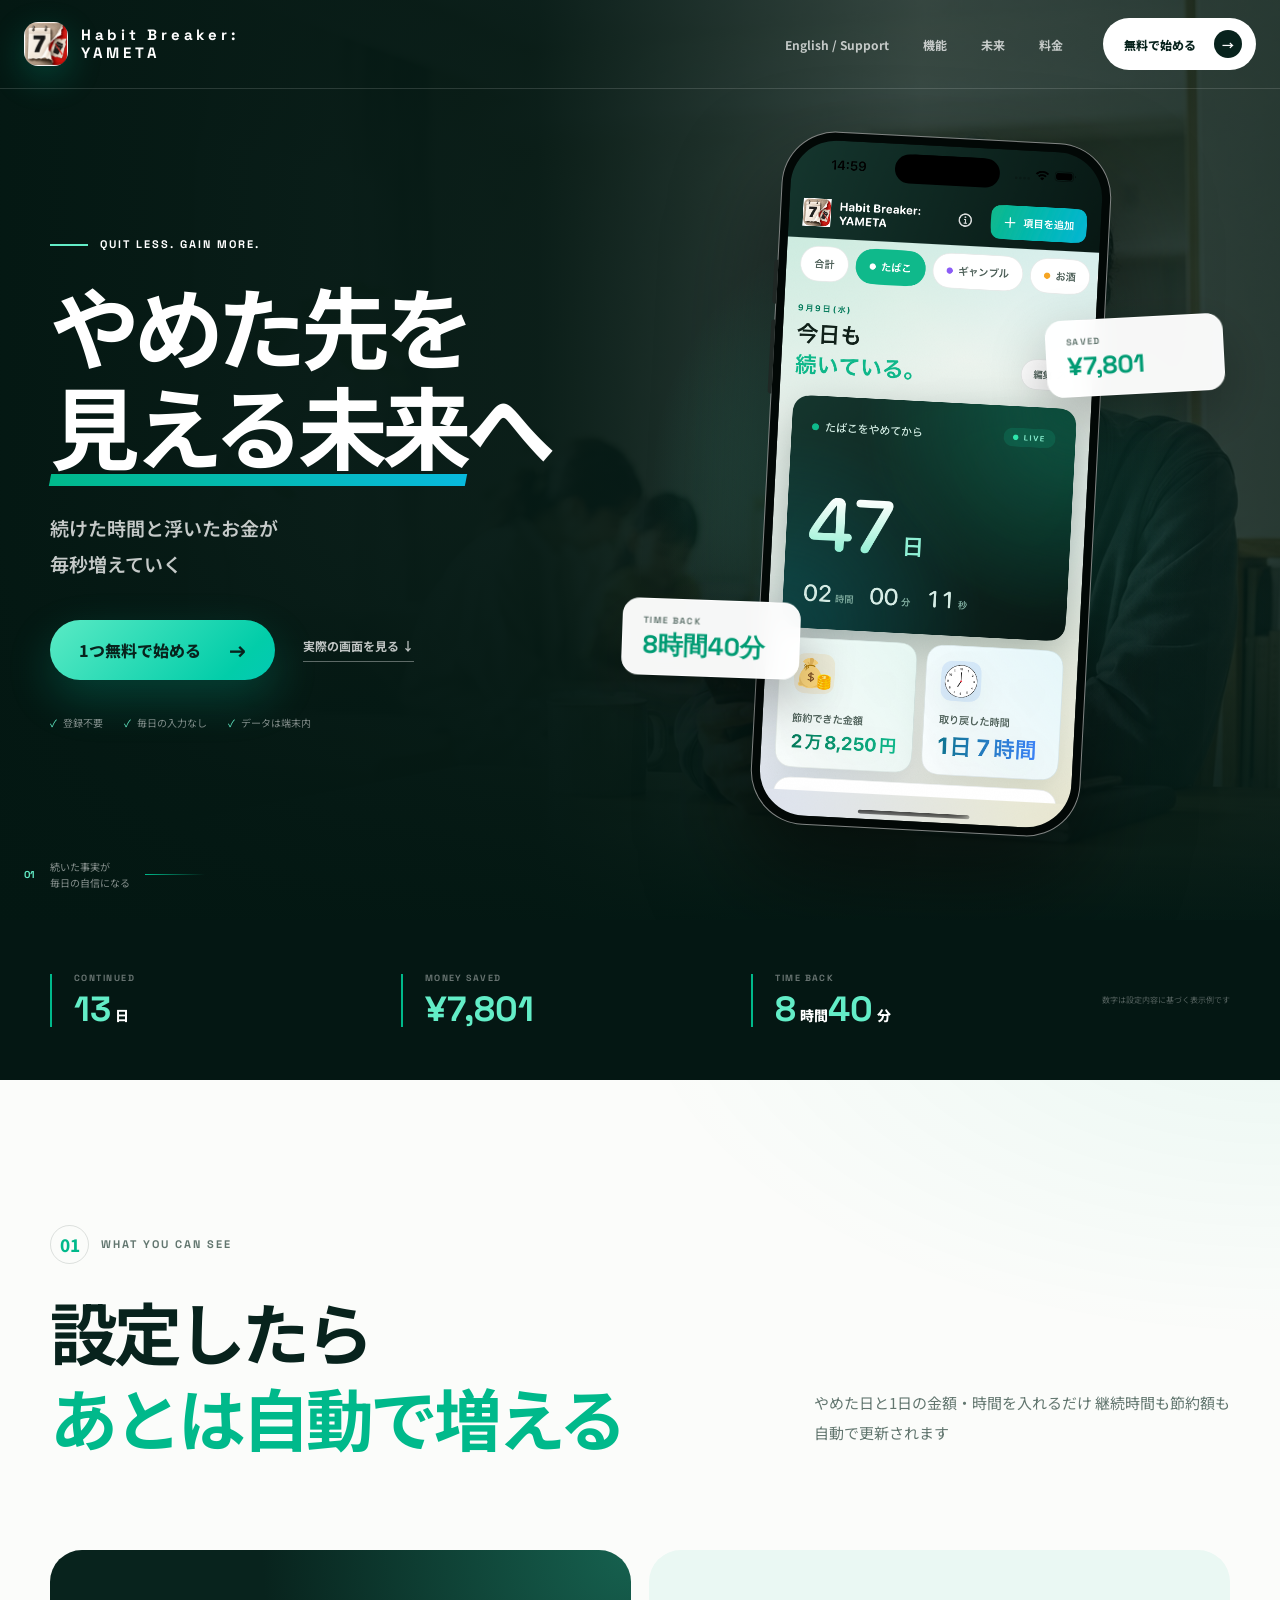
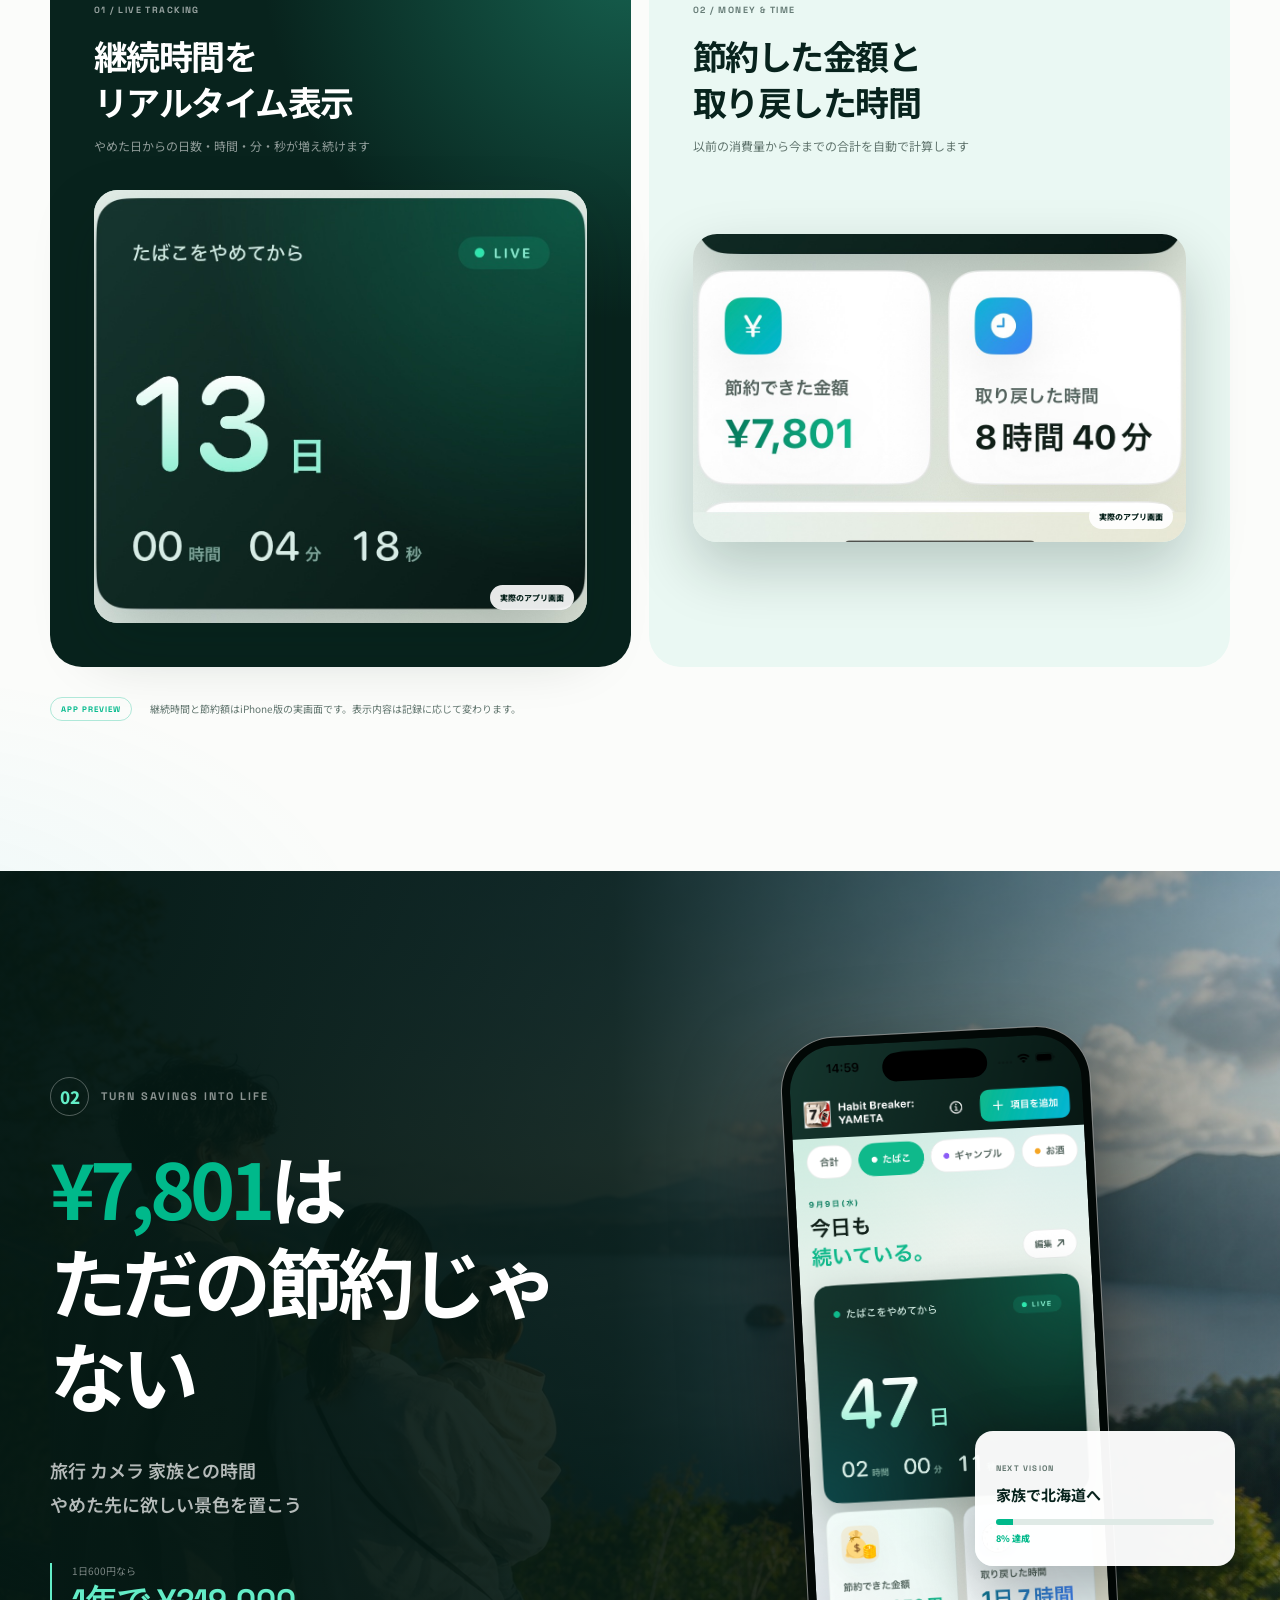
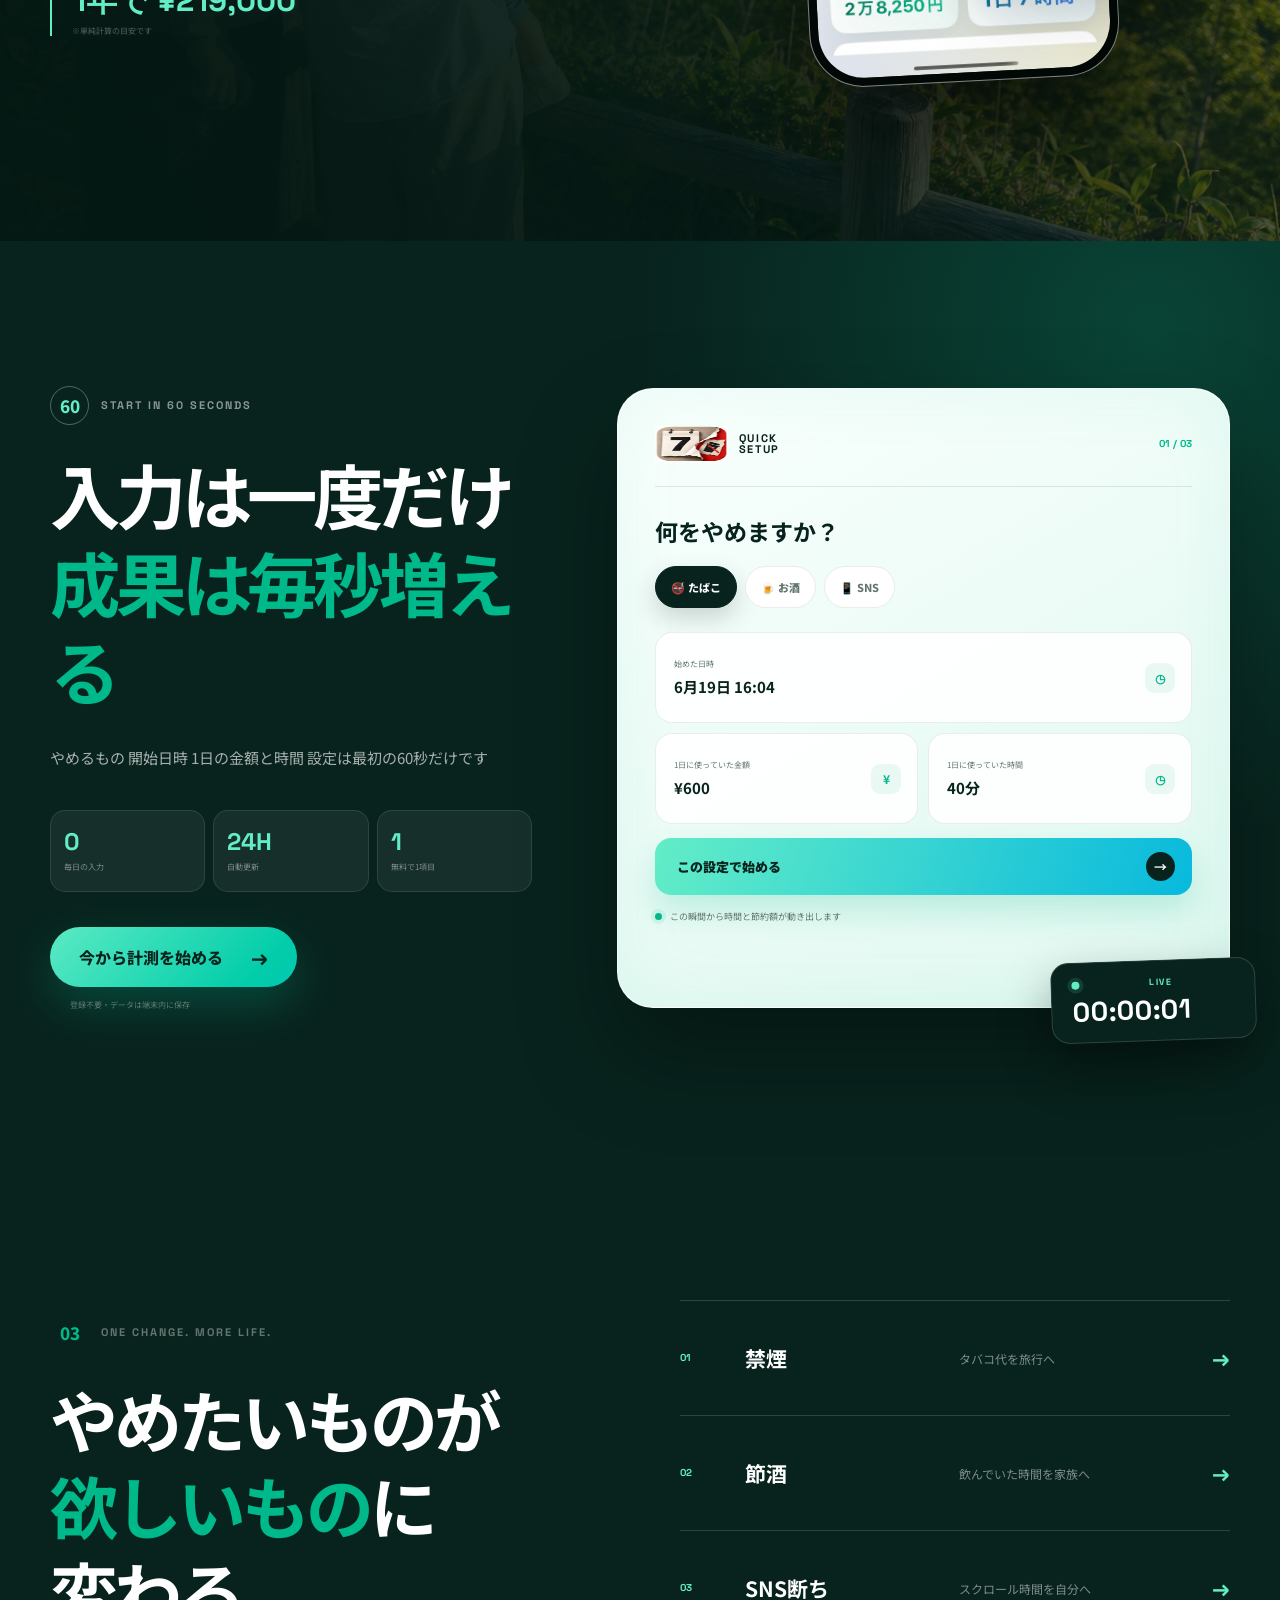
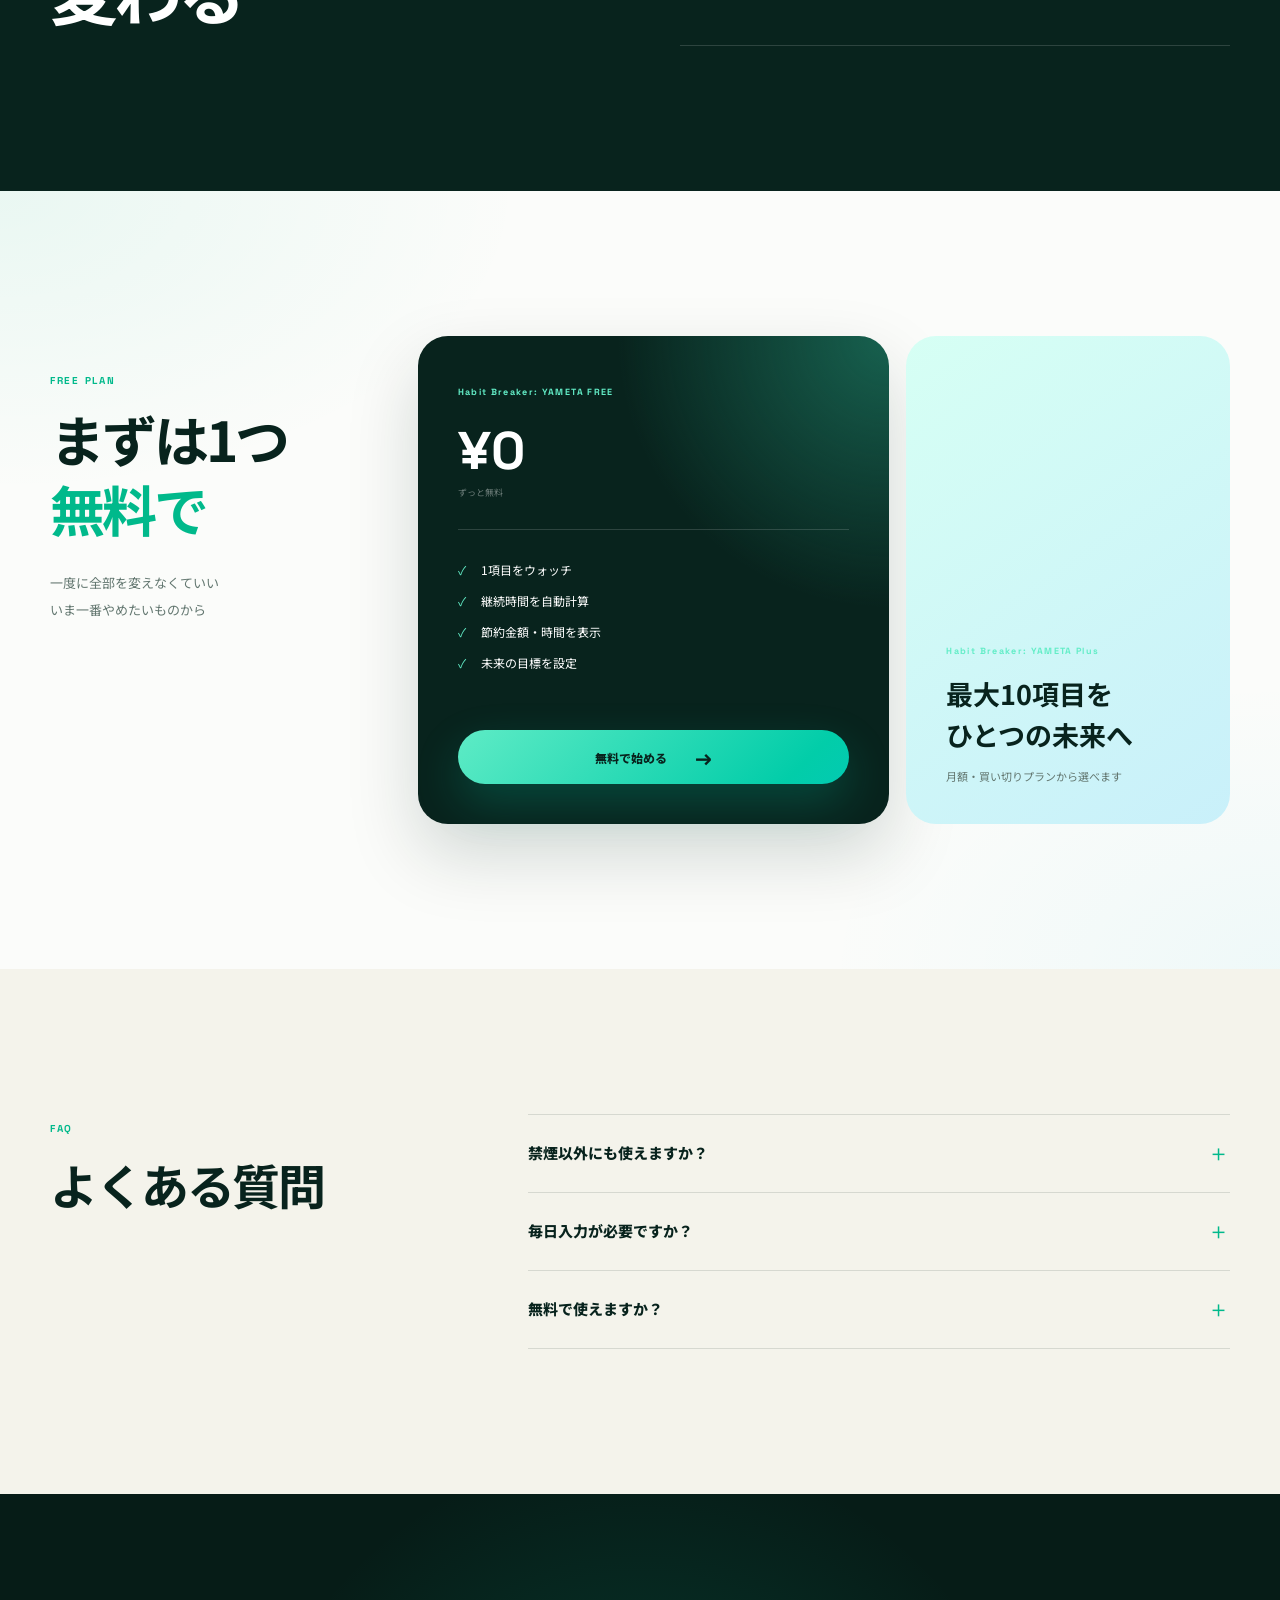
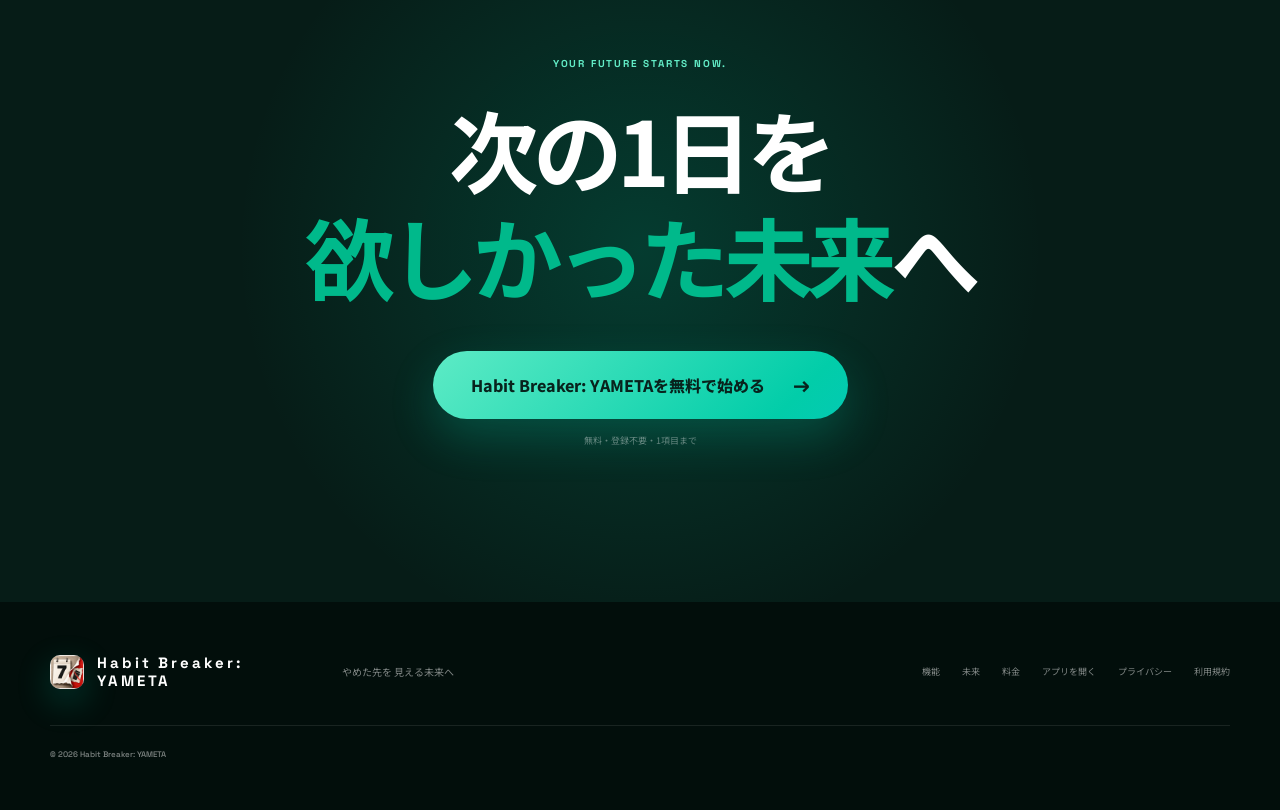
<file: index.html>
<!doctype html>
<html lang="ja">
  <head>
    <meta charset="UTF-8" />
    <meta name="viewport" content="width=device-width, initial-scale=1.0, viewport-fit=cover" />
    <meta name="theme-color" content="#08231d" />
    <meta name="description" content="Habit Breaker: YAMETAは、お菓子・SNS・禁煙・禁酒など、やめたい習慣の継続時間、節約できた金額、取り戻した時間を自動で見える化する習慣改善アプリ。やめた先の欲しい未来を、毎日ひと目で確認できます。" />
    <meta name="keywords" content="禁煙アプリ,節酒アプリ,習慣改善アプリ,禁煙 継続,タバコ代 節約,お酒 やめたい,節約金額,取り戻した時間,モチベーション,ビジョンボード" />
    <meta name="robots" content="index,follow" />
    <meta property="og:type" content="website" />
    <meta property="og:locale" content="ja_JP" />
    <meta property="og:title" content="Habit Breaker: YAMETA｜やめた先を、見える未来に。" />
    <meta property="og:description" content="禁煙も、節酒も。続いた時間と浮いたお金が、毎秒増える。" />
    <meta property="og:image" content="assets/lp-hero.jpg" />
    <meta name="twitter:card" content="summary_large_image" />
    <title>やめたい習慣の継続と節約を見える化｜Habit Breaker: YAMETA</title>
    <link rel="icon" type="image/svg+xml" href="icon.svg" />
    <link rel="apple-touch-icon" href="apple-touch-icon.png" />
    <link rel="preload" href="assets/lp-hero.jpg" as="image" />
    <link rel="preconnect" href="https://fonts.googleapis.com" />
    <link rel="preconnect" href="https://fonts.gstatic.com" crossorigin />
    <link href="https://fonts.googleapis.com/css2?family=Noto+Sans+JP:wght@400;500;600;700;800;900&amp;family=Space+Grotesk:wght@500;600;700&amp;display=swap" rel="stylesheet" />
    <link rel="stylesheet" href="lp.css" />
    <script type="application/ld+json">
      {
        "@context": "https://schema.org",
        "@type": "SoftwareApplication",
        "name": "Habit Breaker: YAMETA",
        "applicationCategory": "HealthApplication",
        "operatingSystem": "iOS",
        "description": "お菓子・SNS・禁煙・禁酒など、やめたい習慣の継続時間、節約金額、取り戻した時間を見える化する習慣改善アプリ。",
        "offers": { "@type": "Offer", "price": "0", "priceCurrency": "JPY" }
      }
    </script>
  </head>
  <body>
    <a class="skip-link" href="#main">本文へ移動</a>

    <header class="site-header" id="top">
      <div class="nav-inner">
        <a class="brand" href="#top" aria-label="Habit Breaker: YAMETA トップへ"><img class="brand-mark" src="apple-touch-icon.png" alt="" /><span>Habit Breaker: YAMETA</span></a>
        <nav class="desktop-nav" aria-label="メインナビゲーション">
          <a href="support.html" lang="en">English / Support</a><a href="#features">機能</a><a href="#future">未来</a><a href="#plan">料金</a>
        </nav>
        <a class="nav-cta" href="#start-easy">無料で始める <b>→</b></a>
      </div>
    </header>

    <main id="main">
      <section class="hero" aria-labelledby="hero-title">
        <img class="hero-photo" src="assets/lp-hero.jpg" alt="朝、自宅でHabit Breaker: YAMETAを確認する30代男性のイメージ" />
        <div class="hero-overlay"></div>
        <div class="container hero-grid">
          <div class="hero-copy reveal">
            <p class="kicker"><i></i> QUIT LESS. GAIN MORE.</p>
            <h1 id="hero-title">やめた先を<br /><em>見える未来</em>へ</h1>
            <p class="hero-lead">続けた時間と浮いたお金が<br />毎秒増えていく</p>
            <div class="hero-actions"><a class="button button-accent" href="#start-easy">1つ無料で始める <span>→</span></a><a class="under-link" href="#features">実際の画面を見る ↓</a></div>
            <div class="micro-points"><span>登録不要</span><span>毎日の入力なし</span><span>データは端末内</span></div>
          </div>

          <div class="hero-device reveal">
            <div class="device-halo"></div>
            <div class="iphone-frame">
              <span class="iphone-button button-a"></span><span class="iphone-button button-b"></span>
              <img src="assets/app-dashboard-current.png" alt="Habit Breaker: YAMETAの実際のメイン画面。習慣の継続時間、節約金額、取り戻した時間を表示" />
            </div>
            <div class="hero-chip chip-money"><small>SAVED</small><strong>¥7,801</strong></div>
            <div class="hero-chip chip-time"><small>TIME BACK</small><strong>8時間40分</strong></div>
          </div>
        </div>
        <div class="hero-bottom"><span>01</span><p>続いた事実が<br />毎日の自信になる</p><i></i></div>
      </section>

      <section class="result-strip" aria-label="アプリ表示例">
        <div class="container result-grid">
          <div><small>CONTINUED</small><strong>13<span>日</span></strong></div>
          <div><small>MONEY SAVED</small><strong>¥7,801</strong></div>
          <div><small>TIME BACK</small><strong>8<span>時間</span>40<span>分</span></strong></div>
          <p>数字は設定内容に基づく表示例です</p>
        </div>
      </section>

      <section class="features section" id="features" aria-labelledby="features-title">
        <div class="container">
          <header class="section-head reveal">
            <div><p class="chapter"><b>01</b> WHAT YOU CAN SEE</p><h2 id="features-title">設定したら<br /><em>あとは自動で増える</em></h2></div>
            <p>やめた日と1日の金額・時間を入れるだけ 継続時間も節約額も自動で更新されます</p>
          </header>

          <div class="feature-showcase">
            <article class="feature-panel feature-dark reveal" id="live-tracking">
              <div class="feature-copy"><span>01 / LIVE TRACKING</span><h3>継続時間を<br />リアルタイム表示</h3><p>やめた日からの日数・時間・分・秒が増え続けます</p></div>
              <figure class="feature-media timer-media"><img src="assets/app-timer-detail.jpg" alt="Habit Breaker: YAMETAの継続時間表示画面。13日と00時間04分18秒を表示" loading="lazy" /><figcaption>実際のアプリ画面</figcaption></figure>
            </article>

            <article class="feature-panel feature-light reveal">
              <div class="feature-copy"><span>02 / MONEY &amp; TIME</span><h3>節約した金額と<br />取り戻した時間</h3><p>以前の消費量から今までの合計を自動で計算します</p></div>
              <figure class="feature-media values-media"><img src="assets/app-values-detail.jpg" alt="Habit Breaker: YAMETAの節約金額7,801円と取り戻した時間8時間40分の表示" loading="lazy" /><figcaption>実際のアプリ画面</figcaption></figure>
            </article>


          </div>

          <div class="actual-note reveal"><span>APP PREVIEW</span><p>継続時間と節約額はiPhone版の実画面です。表示内容は記録に応じて変わります。</p></div>
        </div>
      </section>

      <section class="future section" id="future" aria-labelledby="future-title">
        <div class="future-photo"><img src="assets/lp-future.jpg" alt="節約した先の目標となる家族での北海道旅行" loading="lazy" /><div></div></div>
        <div class="container future-grid">
          <div class="future-copy reveal">
            <p class="chapter light"><b>02</b> TURN SAVINGS INTO LIFE</p>
            <h2 id="future-title"><em>¥7,801</em>は<br />ただの節約じゃない</h2>
            <p>旅行 カメラ 家族との時間<br />やめた先に欲しい景色を置こう</p>
            <div class="future-math"><span>1日600円なら</span><strong>1年で ¥219,000</strong><small>※単純計算の目安です</small></div>
          </div>
          <div class="future-device reveal">
            <div class="iphone-frame secondary-phone"><img src="assets/app-dashboard-current.png" alt="継続時間と節約額を表示するHabit Breaker: YAMETAの実画面" loading="lazy" /></div>
            <div class="goal-float"><small>NEXT VISION</small><strong>家族で北海道へ</strong><i><b></b></i><span>8% 達成</span></div>
          </div>
        </div>
      </section>

      <section class="steps section" id="start-easy" aria-labelledby="steps-title">
        <div class="container steps-stage">
          <div class="steps-copy reveal">
            <p class="chapter light"><b>60</b> START IN 60 SECONDS</p>
            <h2 id="steps-title">入力は一度だけ<br /><em>成果は毎秒増える</em></h2>
            <p>やめるもの 開始日時 1日の金額と時間 設定は最初の60秒だけです</p>
            <div class="steps-proof"><span><strong>0</strong>毎日の入力</span><span><strong>24H</strong>自動更新</span><span><strong>1</strong>無料で1項目</span></div>
            <a class="button button-accent" href="#start-easy">今から計測を始める <span>→</span></a>
            <small>登録不要・データは端末内に保存</small>
          </div>

          <div class="setup-card reveal" aria-label="Habit Breaker: YAMETAの初期設定イメージ">
            <div class="setup-head"><div><img src="apple-touch-icon.png" width="36" height="36" alt="" /><b>QUICK SETUP</b></div><small>01 / 03</small></div>
            <h3>何をやめますか？</h3>
            <div class="setup-options"><span class="active">🚭 たばこ</span><span>🍺 お酒</span><span>📱 SNS</span></div>
            <div class="setup-fields">
              <div><small>始めた日時</small><strong>6月19日 16:04</strong><b>◷</b></div>
              <div><small>1日に使っていた金額</small><strong>¥600</strong><b>¥</b></div>
              <div><small>1日に使っていた時間</small><strong>40分</strong><b>◷</b></div>
            </div>
            <div class="setup-start"><span>この設定で始める</span><b>→</b></div>
            <p><i></i> この瞬間から時間と節約額が動き出します</p>
            <div class="setup-live"><i></i><span>LIVE</span><strong>00:00:01</strong></div>
          </div>
        </div>
      </section>

      <section class="habits section" aria-labelledby="habits-title">
        <div class="container habits-grid">
          <div class="habits-title reveal"><p class="chapter"><b>03</b> ONE CHANGE. MORE LIFE.</p><h2 id="habits-title">やめたいものが<br /><em>欲しいもの</em>に<br />変わる</h2></div>
          <div class="habit-list">
            <article class="reveal"><span>01</span><h3>禁煙</h3><p>タバコ代を旅行へ</p><b>→</b></article>
            <article class="reveal"><span>02</span><h3>節酒</h3><p>飲んでいた時間を家族へ</p><b>→</b></article>
            <article class="reveal"><span>03</span><h3>SNS断ち</h3><p>スクロール時間を自分へ</p><b>→</b></article>
          </div>
        </div>
      </section>

      <section class="plan section" id="plan" aria-labelledby="plan-title">
        <div class="container plan-grid">
          <div class="plan-copy reveal"><p>FREE PLAN</p><h2 id="plan-title">まずは1つ<br /><em>無料で</em></h2><span>一度に全部を変えなくていい<br />いま一番やめたいものから</span></div>
          <article class="price-card reveal"><div><span>Habit Breaker: YAMETA FREE</span><strong>¥0</strong><small>ずっと無料</small></div><ul><li>1項目をウォッチ</li><li>継続時間を自動計算</li><li>節約金額・時間を表示</li><li>未来の目標を設定</li></ul><a class="button button-accent" href="#start-easy">無料で始める <span>→</span></a></article>
          <article class="premium-card reveal"><span>Habit Breaker: YAMETA Plus</span><h3>最大10項目を<br />ひとつの未来へ</h3><p>月額・買い切りプランから選べます</p></article>
        </div>
      </section>

      <section class="faq section" aria-labelledby="faq-title">
        <div class="container faq-grid">
          <header class="reveal"><p>FAQ</p><h2 id="faq-title">よくある質問</h2></header>
          <div class="faq-list">
            <details class="reveal"><summary>禁煙以外にも使えますか？<span>＋</span></summary><p>お酒・SNS・ギャンブル・間食など やめたい習慣を自由に設定できます</p></details>
            <details class="reveal"><summary>毎日入力が必要ですか？<span>＋</span></summary><p>必要ありません 最初に設定すれば時間と金額は自動で更新されます</p></details>
            <details class="reveal"><summary>無料で使えますか？<span>＋</span></summary><p>無料プランで1項目を利用できます 複数項目向けのプレミアムは準備中です</p></details>
          </div>
        </div>
      </section>

      <section class="final-cta">
        <div class="final-orb"></div>
        <div class="container reveal">
          <p>YOUR FUTURE STARTS NOW.</p>
          <h2>次の1日を<br /><em>欲しかった未来</em>へ</h2>
          <a class="button button-accent button-large" href="#start-easy">Habit Breaker: YAMETAを無料で始める <span>→</span></a>
          <small>無料・登録不要・1項目まで</small>
        </div>
      </section>
    </main>

    <footer class="site-footer">
      <div class="container footer-inner"><a class="brand" href="#top"><img class="brand-mark" src="apple-touch-icon.png" alt="" /><span>Habit Breaker: YAMETA</span></a><p>やめた先を 見える未来へ</p><nav><a href="#features">機能</a><a href="#future">未来</a><a href="#plan">料金</a><a href="#start-easy">アプリを開く</a><a href="privacy.html">プライバシー</a><a href="terms.html">利用規約</a></nav><small>© <span id="currentYear">2026</span> Habit Breaker: YAMETA</small></div>
    </footer>
    <script>
      // 旧Web版が登録した Service Worker とキャッシュを解除（古いCSSが残る問題の対策）。
      if ("serviceWorker" in navigator) {
        navigator.serviceWorker.getRegistrations().then(function (rs) {
          rs.forEach(function (r) { r.unregister(); });
        });
      }
      if (window.caches && caches.keys) {
        caches.keys().then(function (ks) { ks.forEach(function (k) { caches.delete(k); }); });
      }
    </script>
    <script src="lp.js"></script>
  </body>
</html>
</file>
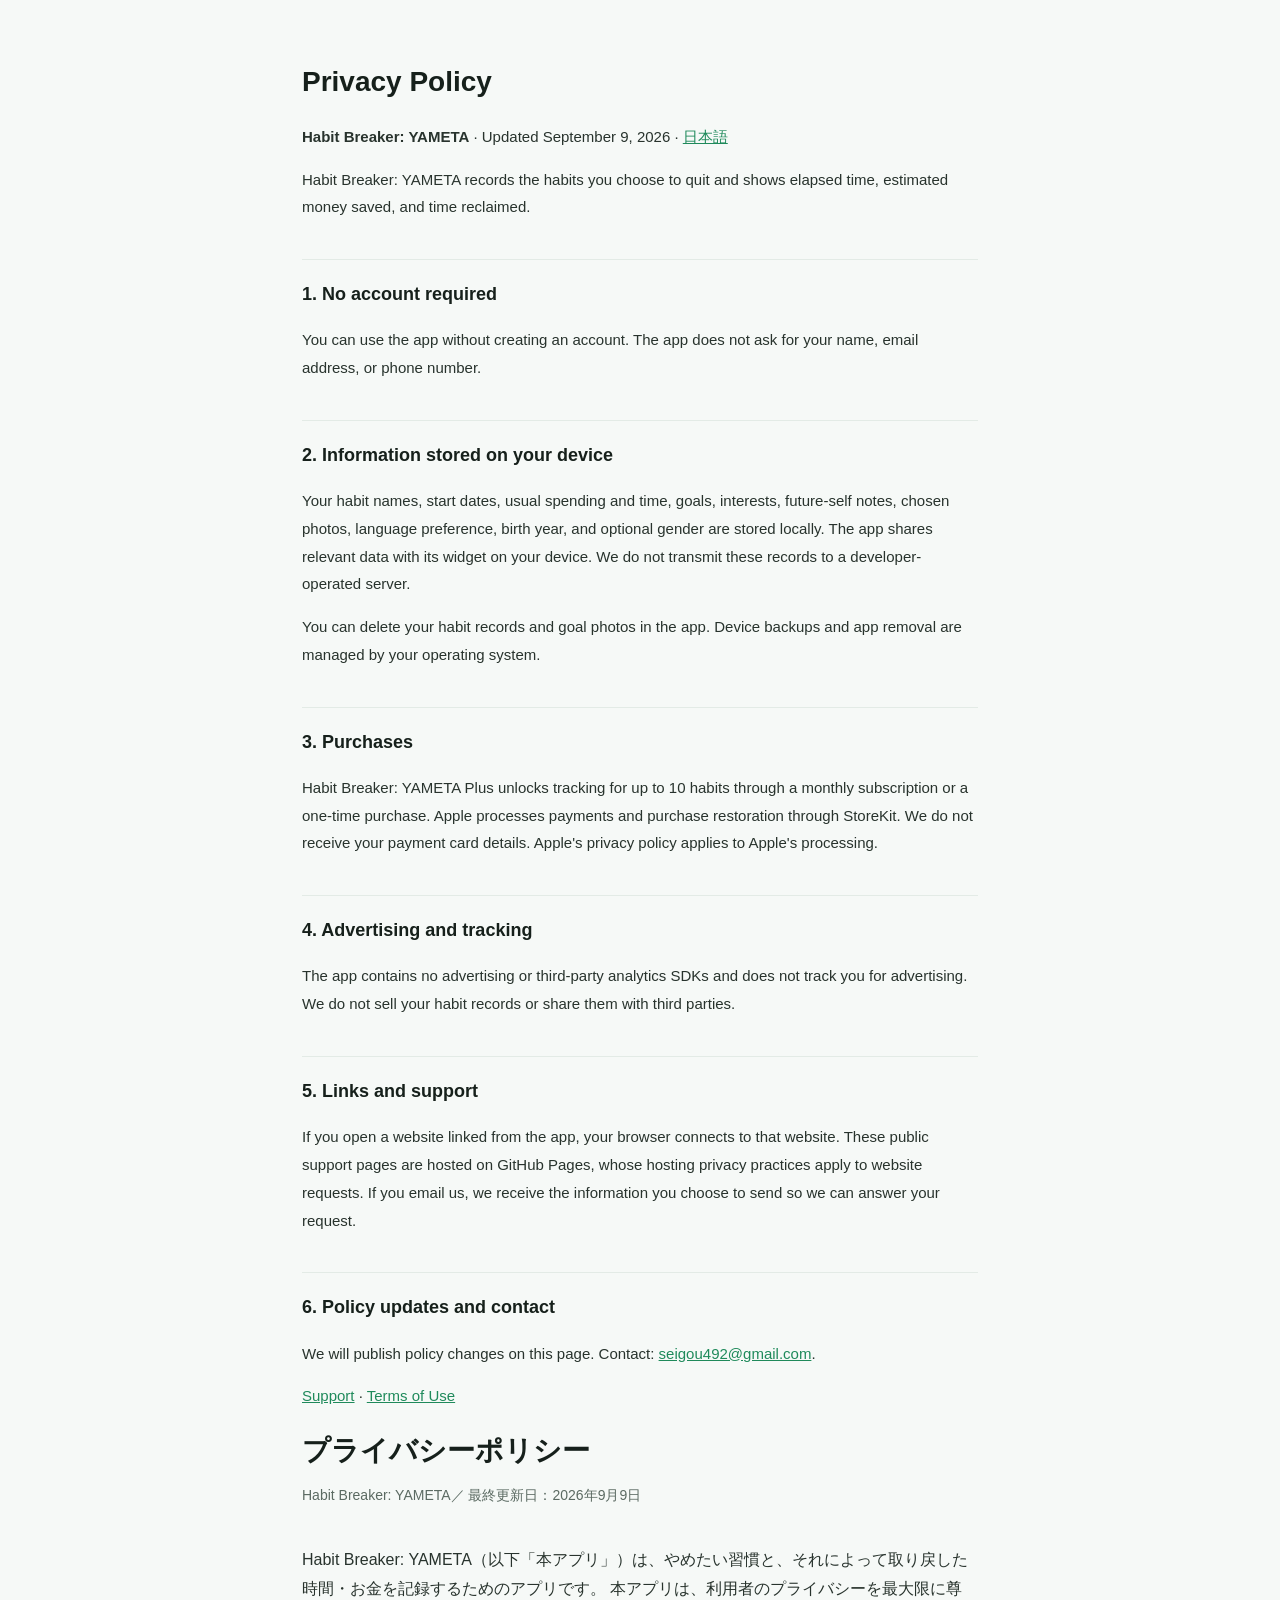
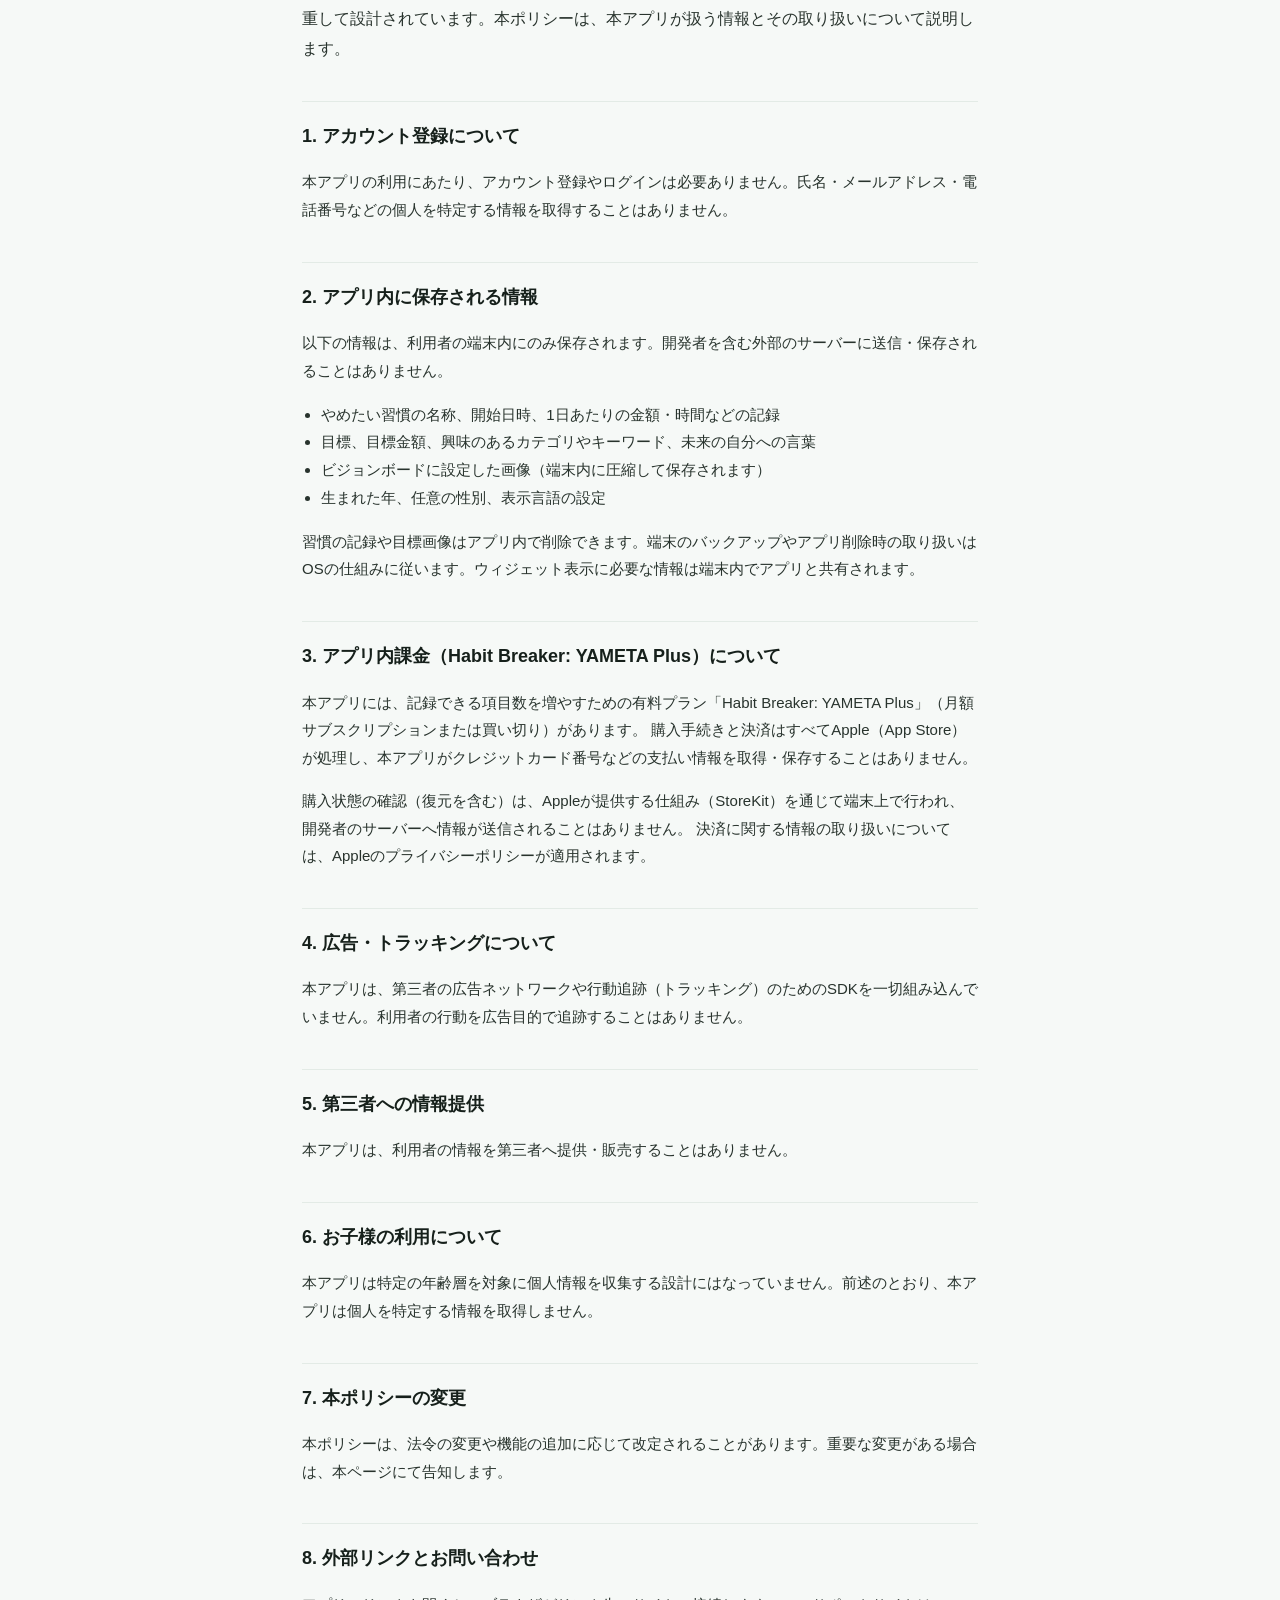
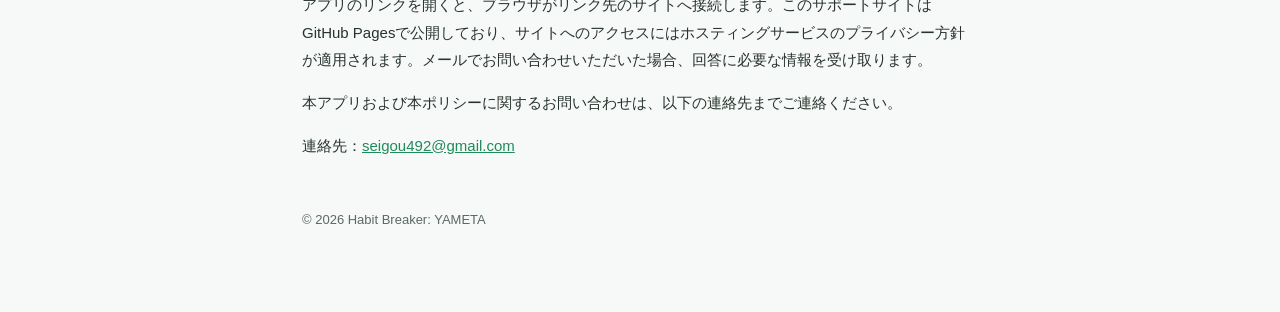
<file: privacy.html>
<!DOCTYPE html>
<html lang="en">
<head>
  <meta charset="UTF-8" />
  <meta name="viewport" content="width=device-width, initial-scale=1.0" />
  <title>Privacy Policy | Habit Breaker: YAMETA</title>
  <style>
    :root { --ink:#16201b; --muted:#5b6a62; --line:#e3ebe6; --accent:#1f8a5b; }
    * { box-sizing: border-box; }
    body {
      margin: 0; background:#f6f9f7; color: var(--ink);
      font-family: -apple-system, BlinkMacSystemFont, "Hiragino Kaku Gothic ProN", "Noto Sans JP", sans-serif;
      line-height: 1.85; -webkit-font-smoothing: antialiased;
    }
    .wrap { max-width: 720px; margin: 0 auto; padding: 56px 22px 80px; }
    h1 { font-size: 28px; margin: 0 0 6px; }
    .updated { color: var(--muted); font-size: 14px; margin-bottom: 36px; }
    h2 { font-size: 18px; margin: 38px 0 10px; padding-top: 18px; border-top: 1px solid var(--line); }
    p, li { font-size: 15px; color: #28332d; }
    ul { padding-left: 1.2em; }
    a { color: var(--accent); }
    .lead { font-size: 16px; }
    footer { margin-top: 48px; color: var(--muted); font-size: 13px; }
  </style>
</head>
<body>
  <div class="wrap">
    <h1>Privacy Policy</h1>
    <p><strong>Habit Breaker: YAMETA</strong> · Updated September 9, 2026 · <a href="#ja">日本語</a></p>
    <p>Habit Breaker: YAMETA records the habits you choose to quit and shows elapsed time, estimated money saved, and time reclaimed.</p>
    <h2>1. No account required</h2><p>You can use the app without creating an account. The app does not ask for your name, email address, or phone number.</p>
    <h2>2. Information stored on your device</h2><p>Your habit names, start dates, usual spending and time, goals, interests, future-self notes, chosen photos, language preference, birth year, and optional gender are stored locally. The app shares relevant data with its widget on your device. We do not transmit these records to a developer-operated server.</p>
    <p>You can delete your habit records and goal photos in the app. Device backups and app removal are managed by your operating system.</p>
    <h2>3. Purchases</h2><p>Habit Breaker: YAMETA Plus unlocks tracking for up to 10 habits through a monthly subscription or a one-time purchase. Apple processes payments and purchase restoration through StoreKit. We do not receive your payment card details. Apple's privacy policy applies to Apple's processing.</p>
    <h2>4. Advertising and tracking</h2><p>The app contains no advertising or third-party analytics SDKs and does not track you for advertising. We do not sell your habit records or share them with third parties.</p>
    <h2>5. Links and support</h2><p>If you open a website linked from the app, your browser connects to that website. These public support pages are hosted on GitHub Pages, whose hosting privacy practices apply to website requests. If you email us, we receive the information you choose to send so we can answer your request.</p>
    <h2>6. Policy updates and contact</h2><p>We will publish policy changes on this page. Contact: <a href="mailto:seigou492@gmail.com">seigou492@gmail.com</a>.</p>
    <p><a href="support.html">Support</a> · <a href="terms.html">Terms of Use</a></p>
    <section lang="ja" id="ja"><h1>プライバシーポリシー</h1>
    <div class="updated">Habit Breaker: YAMETA／ 最終更新日：2026年9月9日</div>

    <p class="lead">
      Habit Breaker: YAMETA（以下「本アプリ」）は、やめたい習慣と、それによって取り戻した時間・お金を記録するためのアプリです。
      本アプリは、利用者のプライバシーを最大限に尊重して設計されています。本ポリシーは、本アプリが扱う情報とその取り扱いについて説明します。
    </p>

    <h2>1. アカウント登録について</h2>
    <p>本アプリの利用にあたり、アカウント登録やログインは必要ありません。氏名・メールアドレス・電話番号などの個人を特定する情報を取得することはありません。</p>

    <h2>2. アプリ内に保存される情報</h2>
    <p>以下の情報は、利用者の端末内にのみ保存されます。開発者を含む外部のサーバーに送信・保存されることはありません。</p>
    <ul>
      <li>やめたい習慣の名称、開始日時、1日あたりの金額・時間などの記録</li>
      <li>目標、目標金額、興味のあるカテゴリやキーワード、未来の自分への言葉</li>
      <li>ビジョンボードに設定した画像（端末内に圧縮して保存されます）</li>
      <li>生まれた年、任意の性別、表示言語の設定</li>
    </ul>
    <p>習慣の記録や目標画像はアプリ内で削除できます。端末のバックアップやアプリ削除時の取り扱いはOSの仕組みに従います。ウィジェット表示に必要な情報は端末内でアプリと共有されます。</p>

    <h2>3. アプリ内課金（Habit Breaker: YAMETA Plus）について</h2>
    <p>
      本アプリには、記録できる項目数を増やすための有料プラン「Habit Breaker: YAMETA Plus」（月額サブスクリプションまたは買い切り）があります。
      購入手続きと決済はすべてApple（App Store）が処理し、本アプリがクレジットカード番号などの支払い情報を取得・保存することはありません。
    </p>
    <p>
      購入状態の確認（復元を含む）は、Appleが提供する仕組み（StoreKit）を通じて端末上で行われ、開発者のサーバーへ情報が送信されることはありません。
      決済に関する情報の取り扱いについては、Appleのプライバシーポリシーが適用されます。
    </p>

    <h2>4. 広告・トラッキングについて</h2>
    <p>本アプリは、第三者の広告ネットワークや行動追跡（トラッキング）のためのSDKを一切組み込んでいません。利用者の行動を広告目的で追跡することはありません。</p>

    <h2>5. 第三者への情報提供</h2>
    <p>本アプリは、利用者の情報を第三者へ提供・販売することはありません。</p>

    <h2>6. お子様の利用について</h2>
    <p>本アプリは特定の年齢層を対象に個人情報を収集する設計にはなっていません。前述のとおり、本アプリは個人を特定する情報を取得しません。</p>

    <h2>7. 本ポリシーの変更</h2>
    <p>本ポリシーは、法令の変更や機能の追加に応じて改定されることがあります。重要な変更がある場合は、本ページにて告知します。</p>

    <h2>8. 外部リンクとお問い合わせ</h2><p>アプリのリンクを開くと、ブラウザがリンク先のサイトへ接続します。このサポートサイトはGitHub Pagesで公開しており、サイトへのアクセスにはホスティングサービスのプライバシー方針が適用されます。メールでお問い合わせいただいた場合、回答に必要な情報を受け取ります。</p>
    <p>本アプリおよび本ポリシーに関するお問い合わせは、以下の連絡先までご連絡ください。</p>
    <p>連絡先：<a href="mailto:seigou492@gmail.com">seigou492@gmail.com</a></p>

    </section>
    <footer>
      © 2026 Habit Breaker: YAMETA
    </footer>
  </div>
</body>
</html>
</file>
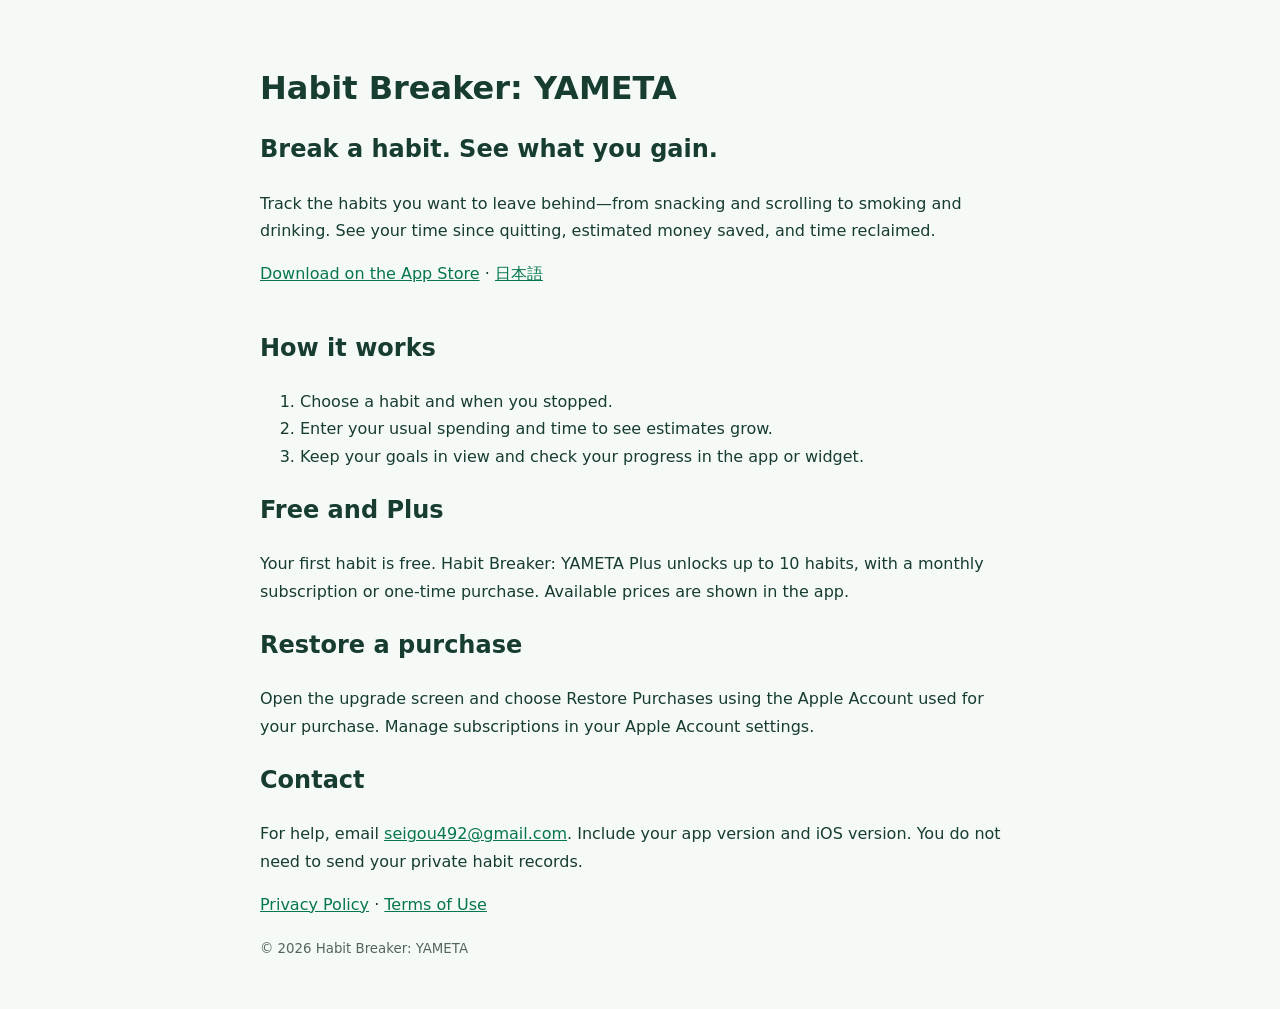
<file: support.html>
<!doctype html>
<html lang="en"><head><meta charset="utf-8"><meta name="viewport" content="width=device-width,initial-scale=1"><title>Support | Habit Breaker: YAMETA</title><style>body{font-family:system-ui,sans-serif;line-height:1.7;color:#173c30;background:#f6faf7;margin:0}main{max-width:760px;margin:auto;padding:48px 24px}h1{font-size:32px;line-height:1.2}a{color:#06764c}section{margin-top:40px}small{color:#52665c}</style></head><body><main><h1>Habit Breaker: YAMETA</h1><h2>Break a habit. See what you gain.</h2><p>Track the habits you want to leave behind—from snacking and scrolling to smoking and drinking. See your time since quitting, estimated money saved, and time reclaimed.</p><p><a href="https://apps.apple.com/app/id6788582672">Download on the App Store</a> · <a href="index.html">日本語</a></p><section><h2>How it works</h2><ol><li>Choose a habit and when you stopped.</li><li>Enter your usual spending and time to see estimates grow.</li><li>Keep your goals in view and check your progress in the app or widget.</li></ol><h2>Free and Plus</h2><p>Your first habit is free. Habit Breaker: YAMETA Plus unlocks up to 10 habits, with a monthly subscription or one-time purchase. Available prices are shown in the app.</p><h2>Restore a purchase</h2><p>Open the upgrade screen and choose Restore Purchases using the Apple Account used for your purchase. Manage subscriptions in your Apple Account settings.</p><h2>Contact</h2><p>For help, email <a href="mailto:seigou492@gmail.com">seigou492@gmail.com</a>. Include your app version and iOS version. You do not need to send your private habit records.</p><p><a href="privacy.html">Privacy Policy</a> · <a href="terms.html">Terms of Use</a></p></section><footer><small>© 2026 Habit Breaker: YAMETA</small></footer></main></body></html>
</file>
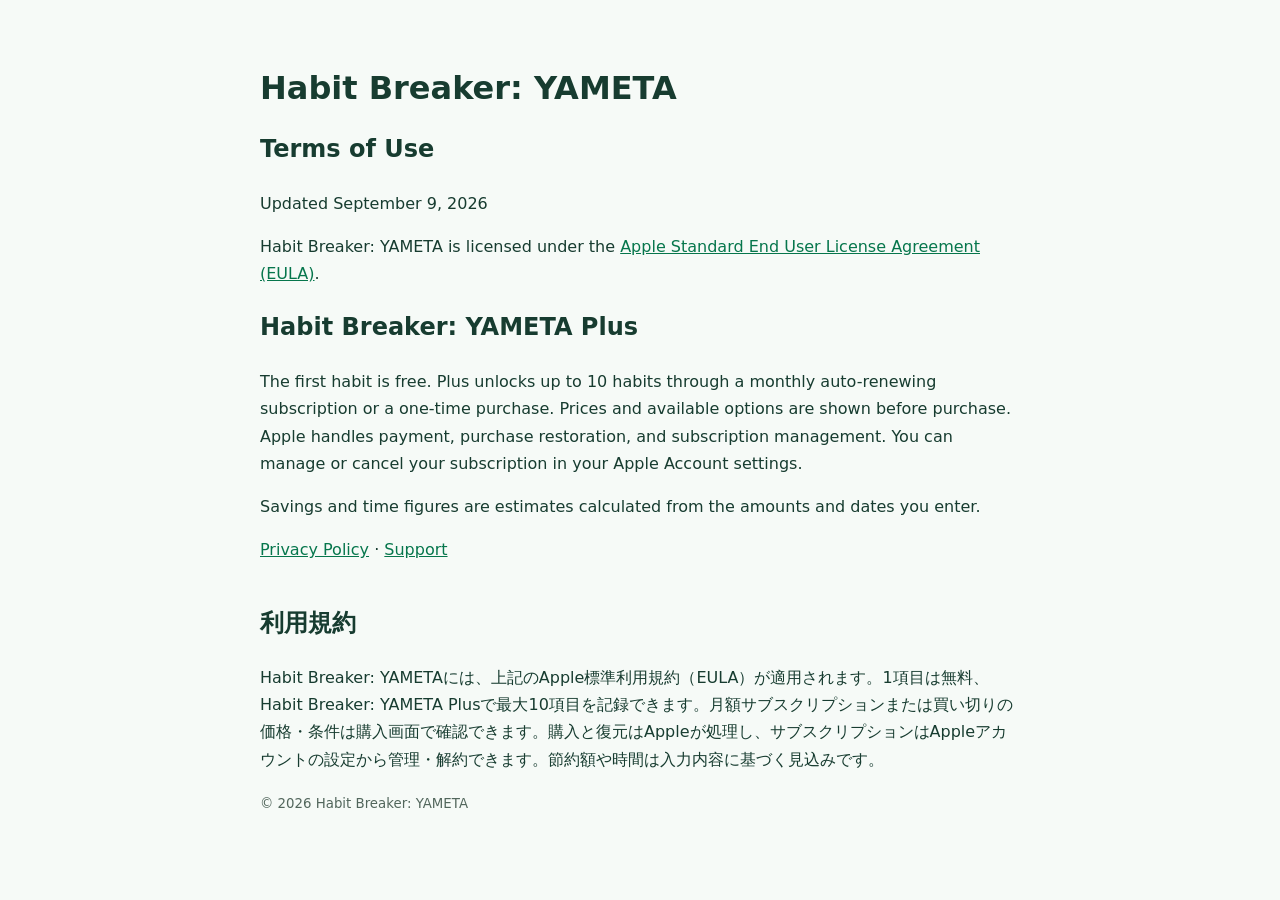
<file: terms.html>
<!doctype html>
<html lang="en"><head><meta charset="utf-8"><meta name="viewport" content="width=device-width,initial-scale=1"><title>Terms of Use | Habit Breaker: YAMETA</title><style>body{font-family:system-ui,sans-serif;line-height:1.7;color:#173c30;background:#f6faf7;margin:0}main{max-width:760px;margin:auto;padding:48px 24px}h1{font-size:32px;line-height:1.2}a{color:#06764c}section{margin-top:40px}small{color:#52665c}</style></head><body><main><h1>Habit Breaker: YAMETA</h1><h2>Terms of Use</h2><p>Updated September 9, 2026</p><p>Habit Breaker: YAMETA is licensed under the <a href="https://www.apple.com/legal/internet-services/itunes/dev/stdeula/">Apple Standard End User License Agreement (EULA)</a>.</p><h2>Habit Breaker: YAMETA Plus</h2><p>The first habit is free. Plus unlocks up to 10 habits through a monthly auto-renewing subscription or a one-time purchase. Prices and available options are shown before purchase. Apple handles payment, purchase restoration, and subscription management. You can manage or cancel your subscription in your Apple Account settings.</p><p>Savings and time figures are estimates calculated from the amounts and dates you enter.</p><p><a href="privacy.html">Privacy Policy</a> · <a href="support.html">Support</a></p><section lang="ja"><h2>利用規約</h2><p>Habit Breaker: YAMETAには、上記のApple標準利用規約（EULA）が適用されます。1項目は無料、Habit Breaker: YAMETA Plusで最大10項目を記録できます。月額サブスクリプションまたは買い切りの価格・条件は購入画面で確認できます。購入と復元はAppleが処理し、サブスクリプションはAppleアカウントの設定から管理・解約できます。節約額や時間は入力内容に基づく見込みです。</p></section><footer><small>© 2026 Habit Breaker: YAMETA</small></footer></main></body></html>
</file>
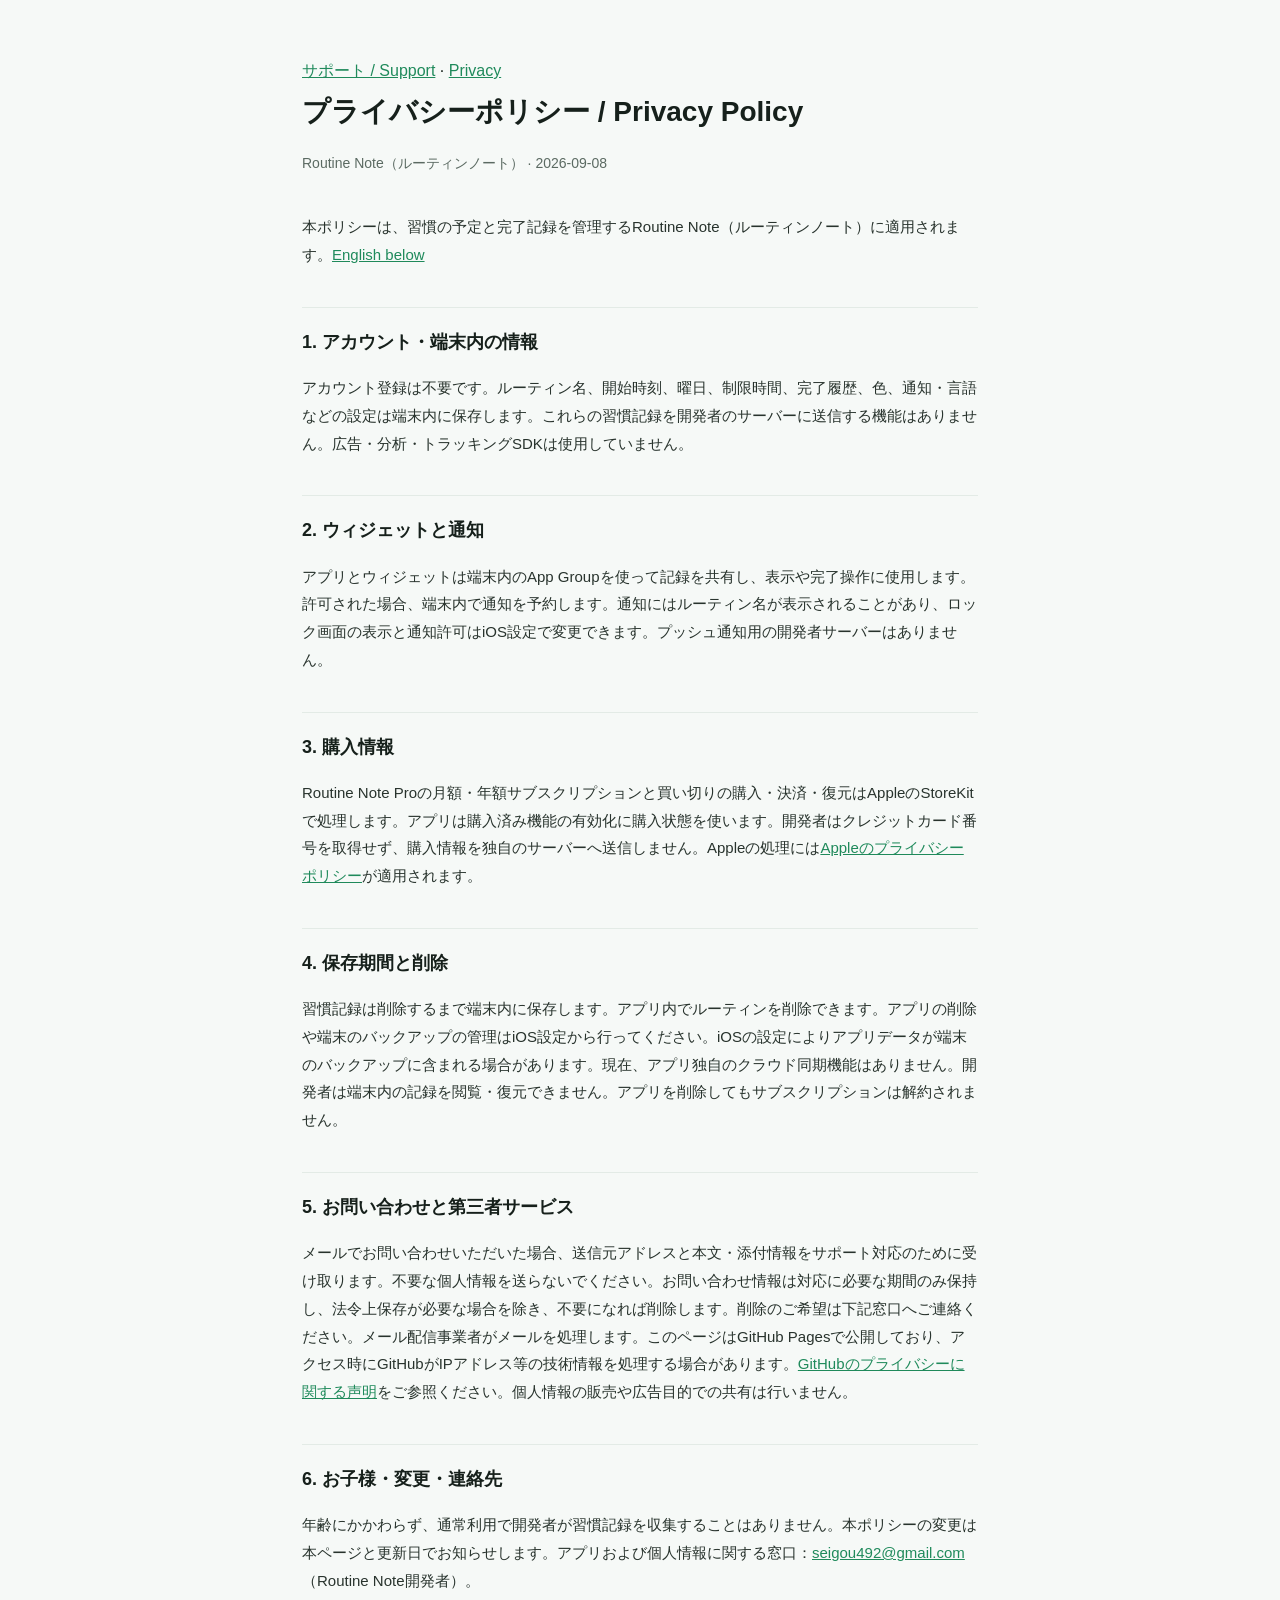
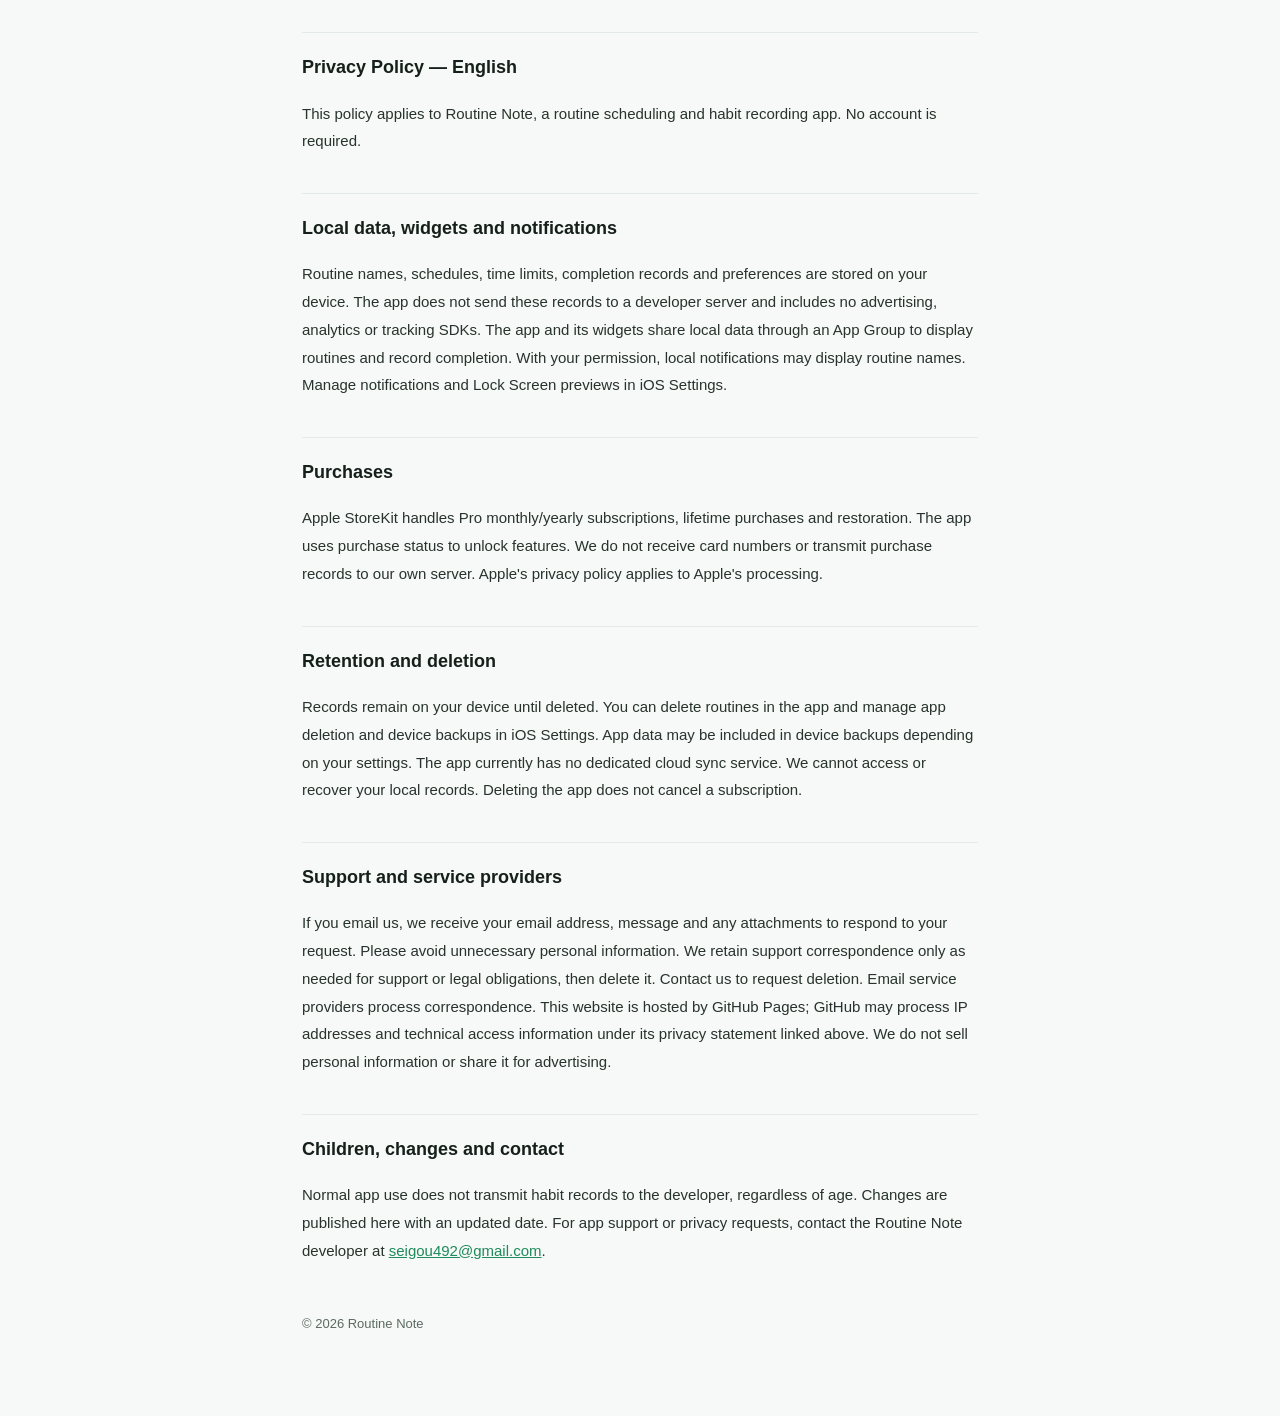
<file: routine-note/privacy.html>
<!doctype html><html lang="ja"><head><meta charset="utf-8"><meta name="viewport" content="width=device-width,initial-scale=1"><title>プライバシーポリシー / Privacy Policy | Routine Note</title><style>
    :root { --ink:#16201b; --muted:#5b6a62; --line:#e3ebe6; --accent:#1f8a5b; }
    * { box-sizing: border-box; }
    body {
      margin: 0; background:#f6f9f7; color: var(--ink);
      font-family: -apple-system, BlinkMacSystemFont, "Hiragino Kaku Gothic ProN", "Noto Sans JP", sans-serif;
      line-height: 1.85; -webkit-font-smoothing: antialiased;
    }
    .wrap { max-width: 720px; margin: 0 auto; padding: 56px 22px 80px; }
    h1 { font-size: 28px; margin: 0 0 6px; }
    .updated { color: var(--muted); font-size: 14px; margin-bottom: 36px; }
    h2 { font-size: 18px; margin: 38px 0 10px; padding-top: 18px; border-top: 1px solid var(--line); }
    p, li { font-size: 15px; color: #28332d; }
    ul { padding-left: 1.2em; }
    a { color: var(--accent); }
    .lead { font-size: 16px; }
    footer { margin-top: 48px; color: var(--muted); font-size: 13px; }
  </style></head><body><main class="wrap"><nav><a href="support.html">サポート / Support</a> · <a href="privacy.html">Privacy</a></nav><h1>プライバシーポリシー / Privacy Policy</h1><p class="updated">Routine Note（ルーティンノート） · 2026-09-08</p>
<p>本ポリシーは、習慣の予定と完了記録を管理するRoutine Note（ルーティンノート）に適用されます。<a href="#english">English below</a></p>
<h2>1. アカウント・端末内の情報</h2><p>アカウント登録は不要です。ルーティン名、開始時刻、曜日、制限時間、完了履歴、色、通知・言語などの設定は端末内に保存します。これらの習慣記録を開発者のサーバーに送信する機能はありません。広告・分析・トラッキングSDKは使用していません。</p>
<h2>2. ウィジェットと通知</h2><p>アプリとウィジェットは端末内のApp Groupを使って記録を共有し、表示や完了操作に使用します。許可された場合、端末内で通知を予約します。通知にはルーティン名が表示されることがあり、ロック画面の表示と通知許可はiOS設定で変更できます。プッシュ通知用の開発者サーバーはありません。</p>
<h2>3. 購入情報</h2><p>Routine Note Proの月額・年額サブスクリプションと買い切りの購入・決済・復元はAppleのStoreKitで処理します。アプリは購入済み機能の有効化に購入状態を使います。開発者はクレジットカード番号を取得せず、購入情報を独自のサーバーへ送信しません。Appleの処理には<a href="https://www.apple.com/legal/privacy/">Appleのプライバシーポリシー</a>が適用されます。</p>
<h2>4. 保存期間と削除</h2><p>習慣記録は削除するまで端末内に保存します。アプリ内でルーティンを削除できます。アプリの削除や端末のバックアップの管理はiOS設定から行ってください。iOSの設定によりアプリデータが端末のバックアップに含まれる場合があります。現在、アプリ独自のクラウド同期機能はありません。開発者は端末内の記録を閲覧・復元できません。アプリを削除してもサブスクリプションは解約されません。</p>
<h2>5. お問い合わせと第三者サービス</h2><p>メールでお問い合わせいただいた場合、送信元アドレスと本文・添付情報をサポート対応のために受け取ります。不要な個人情報を送らないでください。お問い合わせ情報は対応に必要な期間のみ保持し、法令上保存が必要な場合を除き、不要になれば削除します。削除のご希望は下記窓口へご連絡ください。メール配信事業者がメールを処理します。このページはGitHub Pagesで公開しており、アクセス時にGitHubがIPアドレス等の技術情報を処理する場合があります。<a href="https://docs.github.com/en/site-policy/privacy-policies/github-general-privacy-statement">GitHubのプライバシーに関する声明</a>をご参照ください。個人情報の販売や広告目的での共有は行いません。</p>
<h2>6. お子様・変更・連絡先</h2><p>年齢にかかわらず、通常利用で開発者が習慣記録を収集することはありません。本ポリシーの変更は本ページと更新日でお知らせします。アプリおよび個人情報に関する窓口：<a href="mailto:seigou492@gmail.com">seigou492@gmail.com</a>（Routine Note開発者）。</p>
<section lang="en" id="english"><h2>Privacy Policy — English</h2><p>This policy applies to Routine Note, a routine scheduling and habit recording app. No account is required.</p>
<h2>Local data, widgets and notifications</h2><p>Routine names, schedules, time limits, completion records and preferences are stored on your device. The app does not send these records to a developer server and includes no advertising, analytics or tracking SDKs. The app and its widgets share local data through an App Group to display routines and record completion. With your permission, local notifications may display routine names. Manage notifications and Lock Screen previews in iOS Settings.</p>
<h2>Purchases</h2><p>Apple StoreKit handles Pro monthly/yearly subscriptions, lifetime purchases and restoration. The app uses purchase status to unlock features. We do not receive card numbers or transmit purchase records to our own server. Apple's privacy policy applies to Apple's processing.</p>
<h2>Retention and deletion</h2><p>Records remain on your device until deleted. You can delete routines in the app and manage app deletion and device backups in iOS Settings. App data may be included in device backups depending on your settings. The app currently has no dedicated cloud sync service. We cannot access or recover your local records. Deleting the app does not cancel a subscription.</p>
<h2>Support and service providers</h2><p>If you email us, we receive your email address, message and any attachments to respond to your request. Please avoid unnecessary personal information. We retain support correspondence only as needed for support or legal obligations, then delete it. Contact us to request deletion. Email service providers process correspondence. This website is hosted by GitHub Pages; GitHub may process IP addresses and technical access information under its privacy statement linked above. We do not sell personal information or share it for advertising.</p>
<h2>Children, changes and contact</h2><p>Normal app use does not transmit habit records to the developer, regardless of age. Changes are published here with an updated date. For app support or privacy requests, contact the Routine Note developer at <a href="mailto:seigou492@gmail.com">seigou492@gmail.com</a>.</p></section><footer>© 2026 Routine Note</footer></main></body></html>
</file>
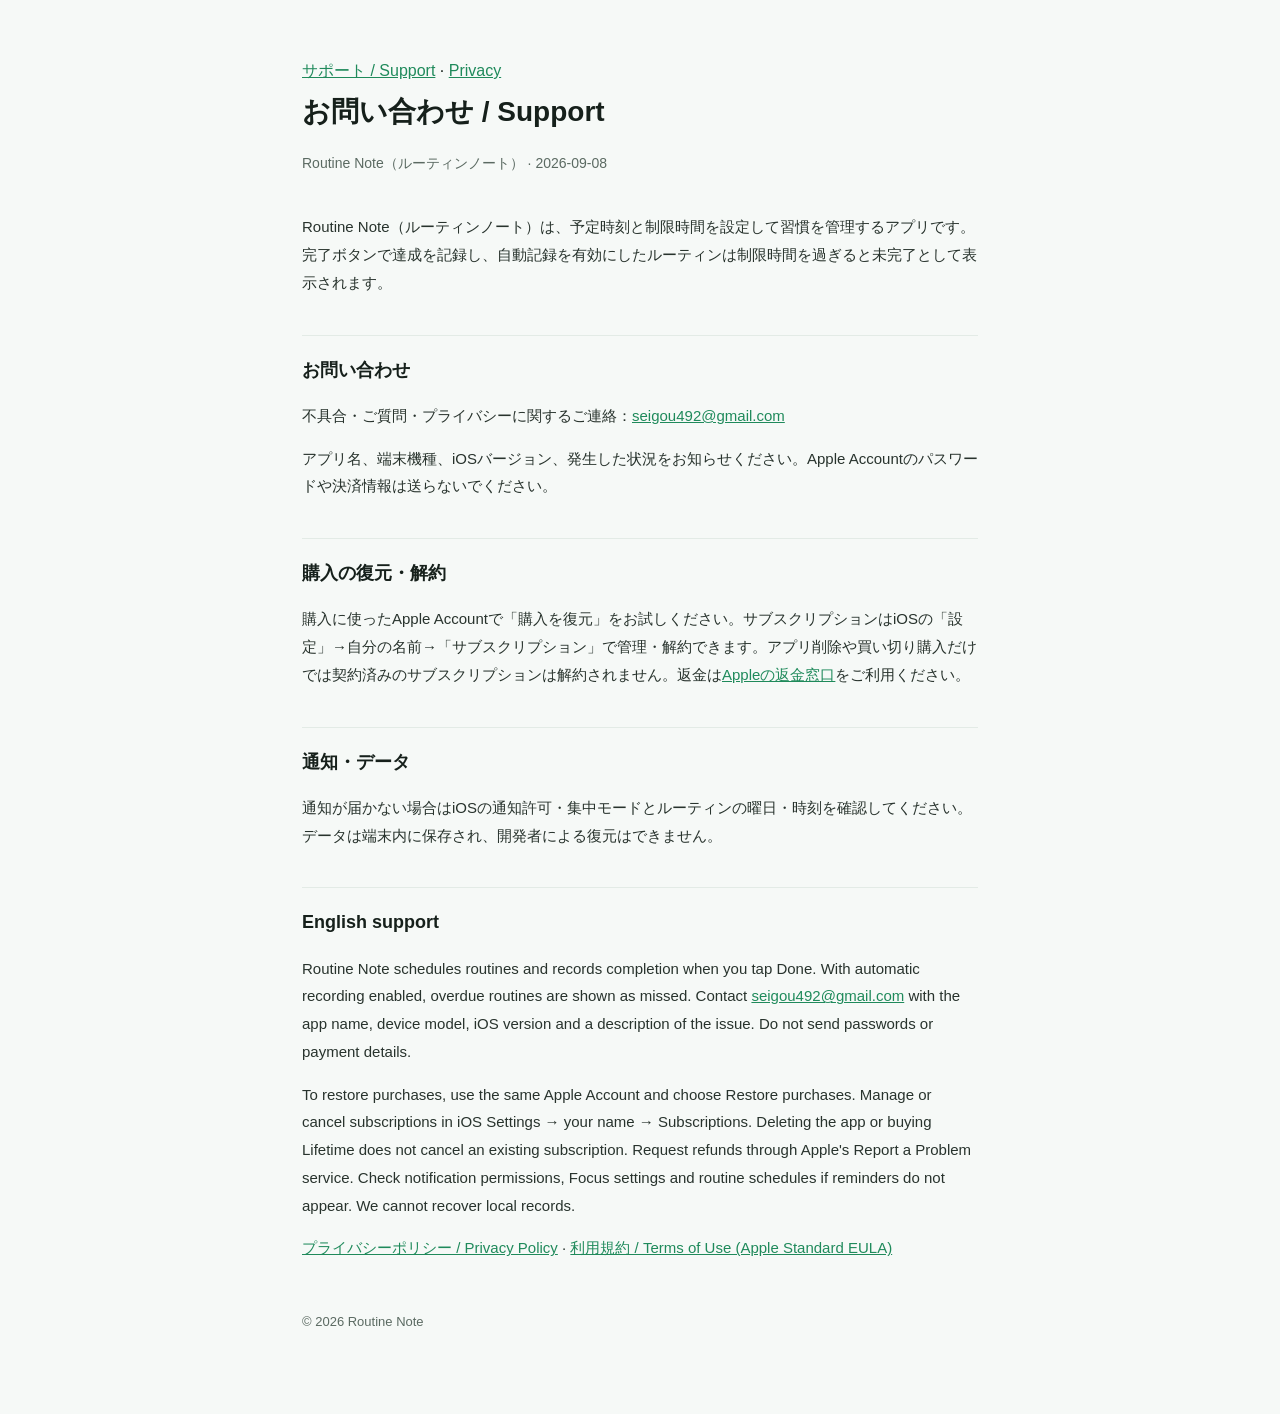
<file: routine-note/support.html>
<!doctype html><html lang="ja"><head><meta charset="utf-8"><meta name="viewport" content="width=device-width,initial-scale=1"><title>お問い合わせ / Support | Routine Note</title><style>
    :root { --ink:#16201b; --muted:#5b6a62; --line:#e3ebe6; --accent:#1f8a5b; }
    * { box-sizing: border-box; }
    body {
      margin: 0; background:#f6f9f7; color: var(--ink);
      font-family: -apple-system, BlinkMacSystemFont, "Hiragino Kaku Gothic ProN", "Noto Sans JP", sans-serif;
      line-height: 1.85; -webkit-font-smoothing: antialiased;
    }
    .wrap { max-width: 720px; margin: 0 auto; padding: 56px 22px 80px; }
    h1 { font-size: 28px; margin: 0 0 6px; }
    .updated { color: var(--muted); font-size: 14px; margin-bottom: 36px; }
    h2 { font-size: 18px; margin: 38px 0 10px; padding-top: 18px; border-top: 1px solid var(--line); }
    p, li { font-size: 15px; color: #28332d; }
    ul { padding-left: 1.2em; }
    a { color: var(--accent); }
    .lead { font-size: 16px; }
    footer { margin-top: 48px; color: var(--muted); font-size: 13px; }
  </style></head><body><main class="wrap"><nav><a href="support.html">サポート / Support</a> · <a href="privacy.html">Privacy</a></nav><h1>お問い合わせ / Support</h1><p class="updated">Routine Note（ルーティンノート） · 2026-09-08</p>
<p>Routine Note（ルーティンノート）は、予定時刻と制限時間を設定して習慣を管理するアプリです。完了ボタンで達成を記録し、自動記録を有効にしたルーティンは制限時間を過ぎると未完了として表示されます。</p>
<h2>お問い合わせ</h2><p>不具合・ご質問・プライバシーに関するご連絡：<a href="mailto:seigou492@gmail.com?subject=Routine%20Note%20Support">seigou492@gmail.com</a></p><p>アプリ名、端末機種、iOSバージョン、発生した状況をお知らせください。Apple Accountのパスワードや決済情報は送らないでください。</p>
<h2>購入の復元・解約</h2><p>購入に使ったApple Accountで「購入を復元」をお試しください。サブスクリプションはiOSの「設定」→自分の名前→「サブスクリプション」で管理・解約できます。アプリ削除や買い切り購入だけでは契約済みのサブスクリプションは解約されません。返金は<a href="https://reportaproblem.apple.com/">Appleの返金窓口</a>をご利用ください。</p>
<h2>通知・データ</h2><p>通知が届かない場合はiOSの通知許可・集中モードとルーティンの曜日・時刻を確認してください。データは端末内に保存され、開発者による復元はできません。</p>
<section lang="en"><h2>English support</h2><p>Routine Note schedules routines and records completion when you tap Done. With automatic recording enabled, overdue routines are shown as missed. Contact <a href="mailto:seigou492@gmail.com?subject=Routine%20Note%20Support">seigou492@gmail.com</a> with the app name, device model, iOS version and a description of the issue. Do not send passwords or payment details.</p><p>To restore purchases, use the same Apple Account and choose Restore purchases. Manage or cancel subscriptions in iOS Settings → your name → Subscriptions. Deleting the app or buying Lifetime does not cancel an existing subscription. Request refunds through Apple's Report a Problem service. Check notification permissions, Focus settings and routine schedules if reminders do not appear. We cannot recover local records.</p></section>
<p><a href="privacy.html">プライバシーポリシー / Privacy Policy</a> · <a href="https://www.apple.com/legal/internet-services/itunes/dev/stdeula/">利用規約 / Terms of Use (Apple Standard EULA)</a></p><footer>© 2026 Routine Note</footer></main></body></html>
</file>
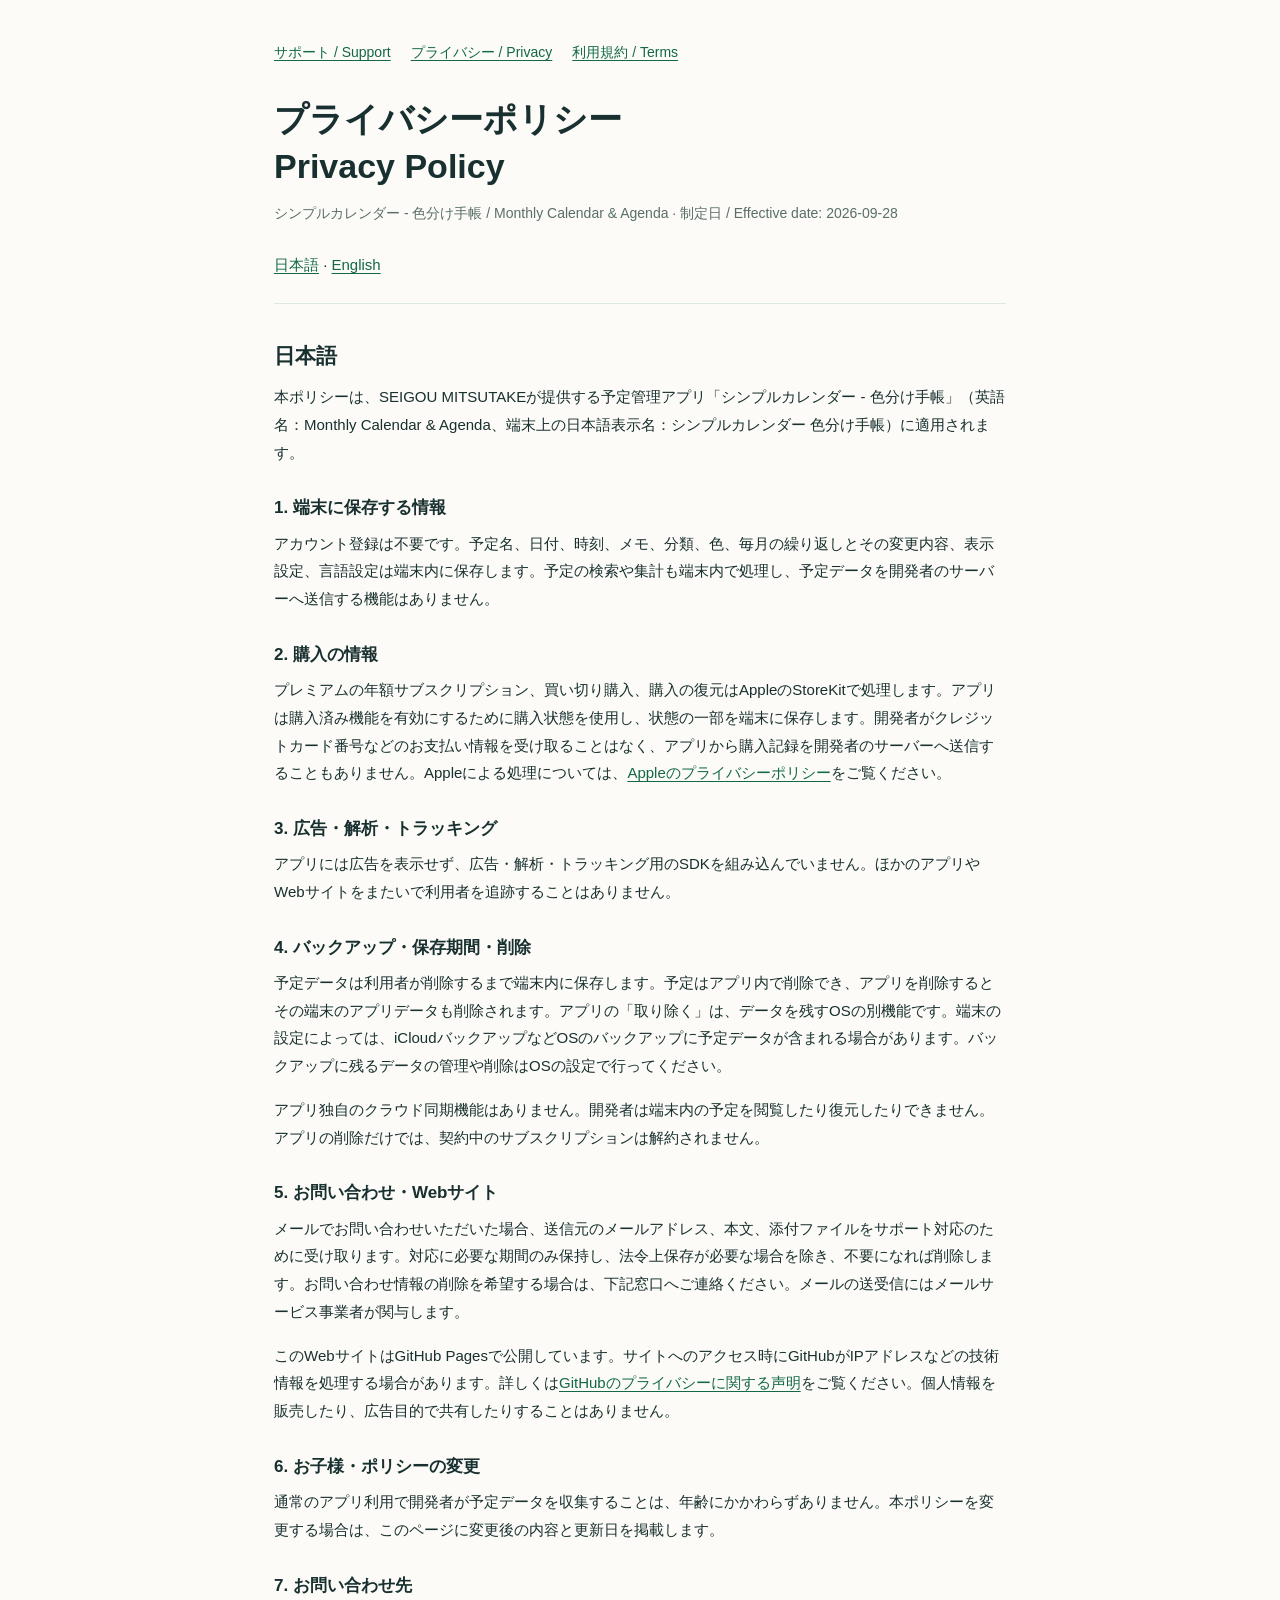
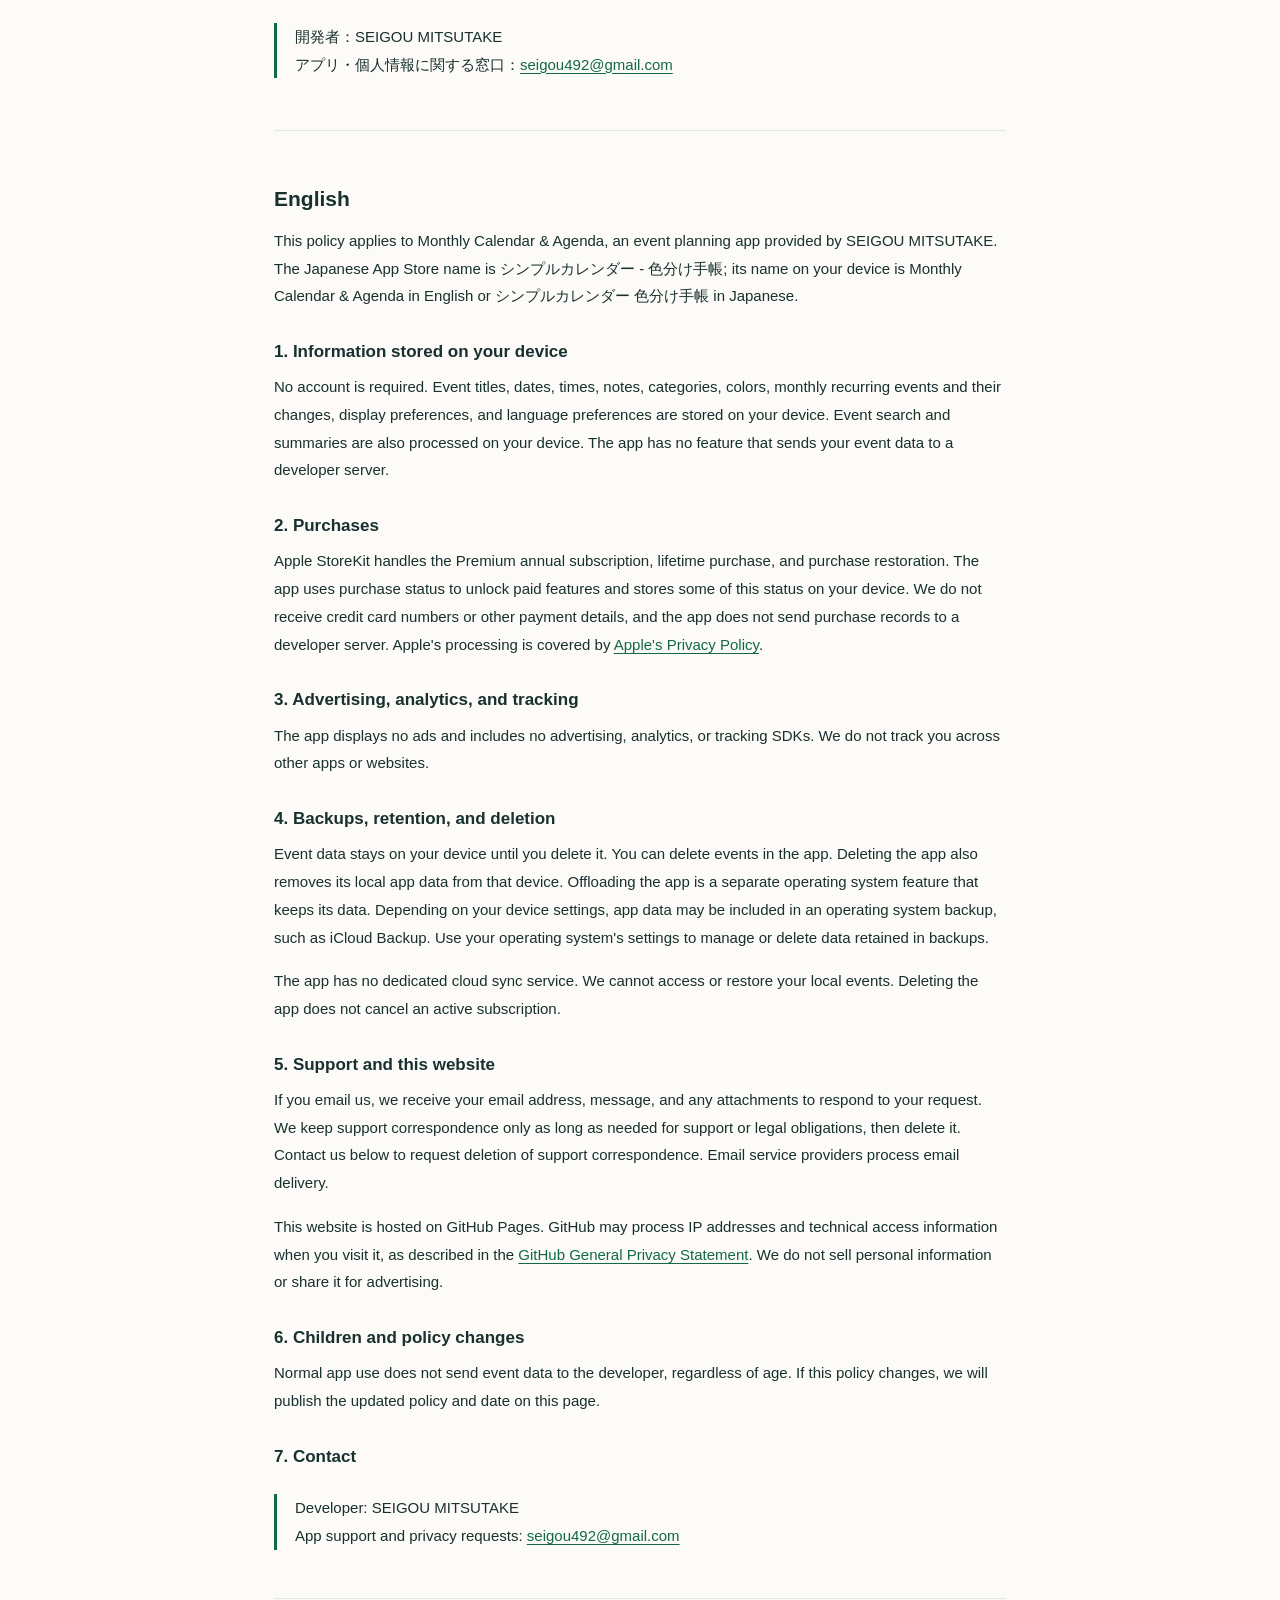
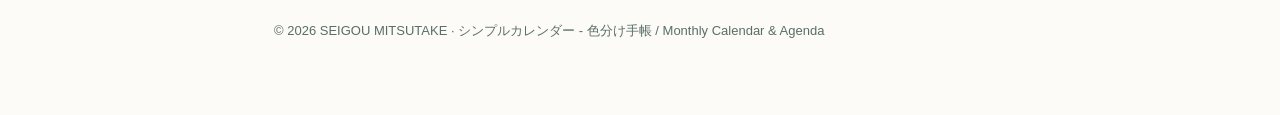
<file: simple-calendar/privacy.html>
<!doctype html>
<html lang="ja">
<head>
  <meta charset="utf-8">
  <meta name="viewport" content="width=device-width, initial-scale=1">
  <meta name="description" content="シンプルカレンダー - 色分け手帳 / Monthly Calendar &amp; Agendaのプライバシーポリシー。予定データは端末に保存し、広告や追跡は行いません。">
  <title>プライバシーポリシー / Privacy Policy | シンプルカレンダー - 色分け手帳 / Monthly Calendar &amp; Agenda</title>
  <link rel="stylesheet" href="styles.css">
</head>
<body>
<main class="wrap">
  <nav aria-label="ページナビゲーション">
    <a href="support.html">サポート / Support</a>
    <a href="privacy.html" aria-current="page">プライバシー / Privacy</a>
    <a href="terms.html">利用規約 / Terms</a>
  </nav>
  <h1>プライバシーポリシー<br><span lang="en">Privacy Policy</span></h1>
  <p class="meta">シンプルカレンダー - 色分け手帳 / Monthly Calendar &amp; Agenda · 制定日 / Effective date: 2026-09-28</p>
  <p class="language-links"><a href="#japanese" lang="ja">日本語</a> · <a href="#english" lang="en">English</a></p>
  <section id="japanese" aria-labelledby="ja-title">
    <h2 id="ja-title">日本語</h2>
    <p>本ポリシーは、SEIGOU MITSUTAKEが提供する予定管理アプリ「シンプルカレンダー - 色分け手帳」（英語名：Monthly Calendar &amp; Agenda、端末上の日本語表示名：シンプルカレンダー 色分け手帳）に適用されます。</p>
    <h3>1. 端末に保存する情報</h3>
    <p>アカウント登録は不要です。予定名、日付、時刻、メモ、分類、色、毎月の繰り返しとその変更内容、表示設定、言語設定は端末内に保存します。予定の検索や集計も端末内で処理し、予定データを開発者のサーバーへ送信する機能はありません。</p>
    <h3>2. 購入の情報</h3>
    <p>プレミアムの年額サブスクリプション、買い切り購入、購入の復元はAppleのStoreKitで処理します。アプリは購入済み機能を有効にするために購入状態を使用し、状態の一部を端末に保存します。開発者がクレジットカード番号などのお支払い情報を受け取ることはなく、アプリから購入記録を開発者のサーバーへ送信することもありません。Appleによる処理については、<a href="https://www.apple.com/legal/privacy/">Appleのプライバシーポリシー</a>をご覧ください。</p>
    <h3>3. 広告・解析・トラッキング</h3>
    <p>アプリには広告を表示せず、広告・解析・トラッキング用のSDKを組み込んでいません。ほかのアプリやWebサイトをまたいで利用者を追跡することはありません。</p>
    <h3>4. バックアップ・保存期間・削除</h3>
    <p>予定データは利用者が削除するまで端末内に保存します。予定はアプリ内で削除でき、アプリを削除するとその端末のアプリデータも削除されます。アプリの「取り除く」は、データを残すOSの別機能です。端末の設定によっては、iCloudバックアップなどOSのバックアップに予定データが含まれる場合があります。バックアップに残るデータの管理や削除はOSの設定で行ってください。</p>
    <p>アプリ独自のクラウド同期機能はありません。開発者は端末内の予定を閲覧したり復元したりできません。アプリの削除だけでは、契約中のサブスクリプションは解約されません。</p>
    <h3>5. お問い合わせ・Webサイト</h3>
    <p>メールでお問い合わせいただいた場合、送信元のメールアドレス、本文、添付ファイルをサポート対応のために受け取ります。対応に必要な期間のみ保持し、法令上保存が必要な場合を除き、不要になれば削除します。お問い合わせ情報の削除を希望する場合は、下記窓口へご連絡ください。メールの送受信にはメールサービス事業者が関与します。</p>
    <p>このWebサイトはGitHub Pagesで公開しています。サイトへのアクセス時にGitHubがIPアドレスなどの技術情報を処理する場合があります。詳しくは<a href="https://docs.github.com/en/site-policy/privacy-policies/github-general-privacy-statement">GitHubのプライバシーに関する声明</a>をご覧ください。個人情報を販売したり、広告目的で共有したりすることはありません。</p>
    <h3>6. お子様・ポリシーの変更</h3>
    <p>通常のアプリ利用で開発者が予定データを収集することは、年齢にかかわらずありません。本ポリシーを変更する場合は、このページに変更後の内容と更新日を掲載します。</p>
    <h3>7. お問い合わせ先</h3>
    <p class="contact">開発者：SEIGOU MITSUTAKE<br>アプリ・個人情報に関する窓口：<a href="mailto:seigou492@gmail.com?subject=Monthly%20Calendar%20%26%20Agenda%20Privacy">seigou492@gmail.com</a></p>
  </section>
  <section id="english" lang="en" aria-labelledby="en-title">
    <h2 id="en-title">English</h2>
    <p>This policy applies to Monthly Calendar &amp; Agenda, an event planning app provided by SEIGOU MITSUTAKE. The Japanese App Store name is シンプルカレンダー - 色分け手帳; its name on your device is Monthly Calendar &amp; Agenda in English or シンプルカレンダー 色分け手帳 in Japanese.</p>
    <h3>1. Information stored on your device</h3>
    <p>No account is required. Event titles, dates, times, notes, categories, colors, monthly recurring events and their changes, display preferences, and language preferences are stored on your device. Event search and summaries are also processed on your device. The app has no feature that sends your event data to a developer server.</p>
    <h3>2. Purchases</h3>
    <p>Apple StoreKit handles the Premium annual subscription, lifetime purchase, and purchase restoration. The app uses purchase status to unlock paid features and stores some of this status on your device. We do not receive credit card numbers or other payment details, and the app does not send purchase records to a developer server. Apple's processing is covered by <a href="https://www.apple.com/legal/privacy/">Apple's Privacy Policy</a>.</p>
    <h3>3. Advertising, analytics, and tracking</h3>
    <p>The app displays no ads and includes no advertising, analytics, or tracking SDKs. We do not track you across other apps or websites.</p>
    <h3>4. Backups, retention, and deletion</h3>
    <p>Event data stays on your device until you delete it. You can delete events in the app. Deleting the app also removes its local app data from that device. Offloading the app is a separate operating system feature that keeps its data. Depending on your device settings, app data may be included in an operating system backup, such as iCloud Backup. Use your operating system's settings to manage or delete data retained in backups.</p>
    <p>The app has no dedicated cloud sync service. We cannot access or restore your local events. Deleting the app does not cancel an active subscription.</p>
    <h3>5. Support and this website</h3>
    <p>If you email us, we receive your email address, message, and any attachments to respond to your request. We keep support correspondence only as long as needed for support or legal obligations, then delete it. Contact us below to request deletion of support correspondence. Email service providers process email delivery.</p>
    <p>This website is hosted on GitHub Pages. GitHub may process IP addresses and technical access information when you visit it, as described in the <a href="https://docs.github.com/en/site-policy/privacy-policies/github-general-privacy-statement">GitHub General Privacy Statement</a>. We do not sell personal information or share it for advertising.</p>
    <h3>6. Children and policy changes</h3>
    <p>Normal app use does not send event data to the developer, regardless of age. If this policy changes, we will publish the updated policy and date on this page.</p>
    <h3>7. Contact</h3>
    <p class="contact">Developer: SEIGOU MITSUTAKE<br>App support and privacy requests: <a href="mailto:seigou492@gmail.com?subject=Monthly%20Calendar%20%26%20Agenda%20Privacy">seigou492@gmail.com</a></p>
  </section>
  <footer>© 2026 SEIGOU MITSUTAKE · シンプルカレンダー - 色分け手帳 / Monthly Calendar &amp; Agenda</footer>
</main>
</body>
</html>
</file>
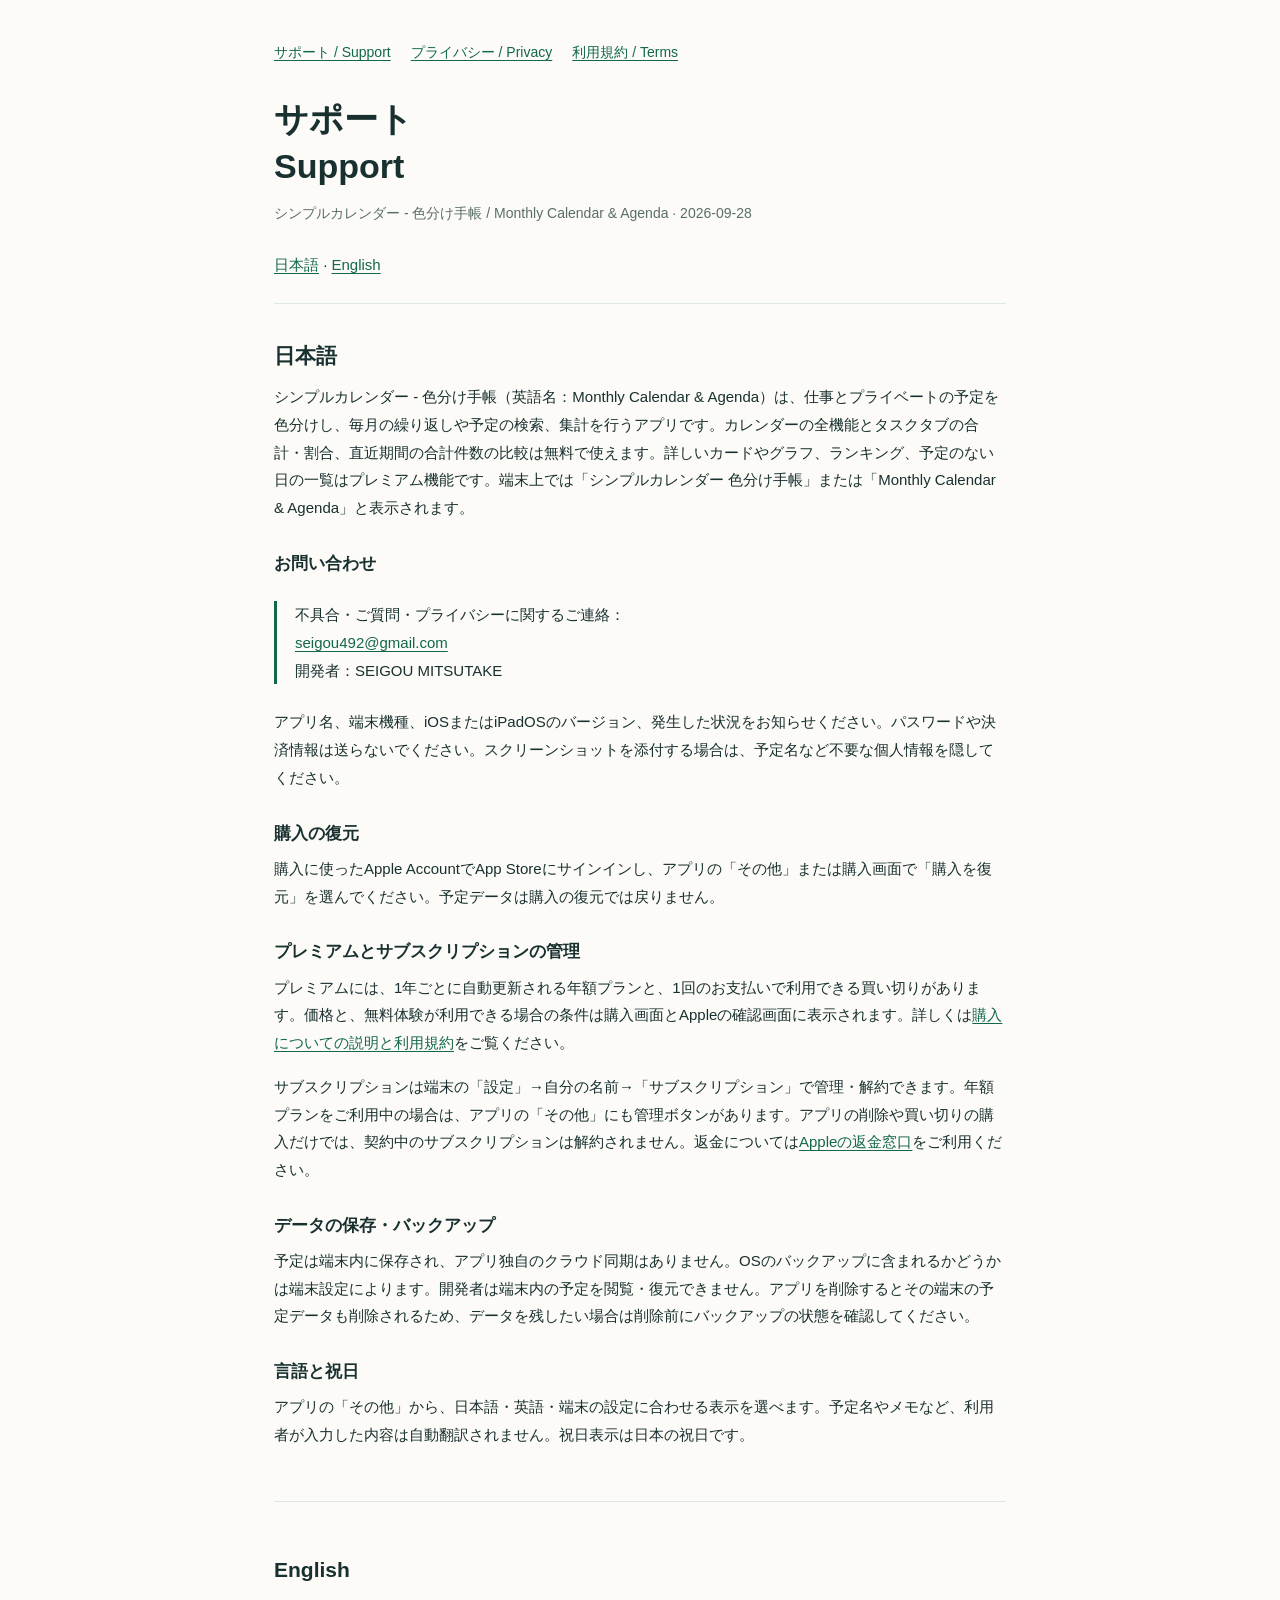
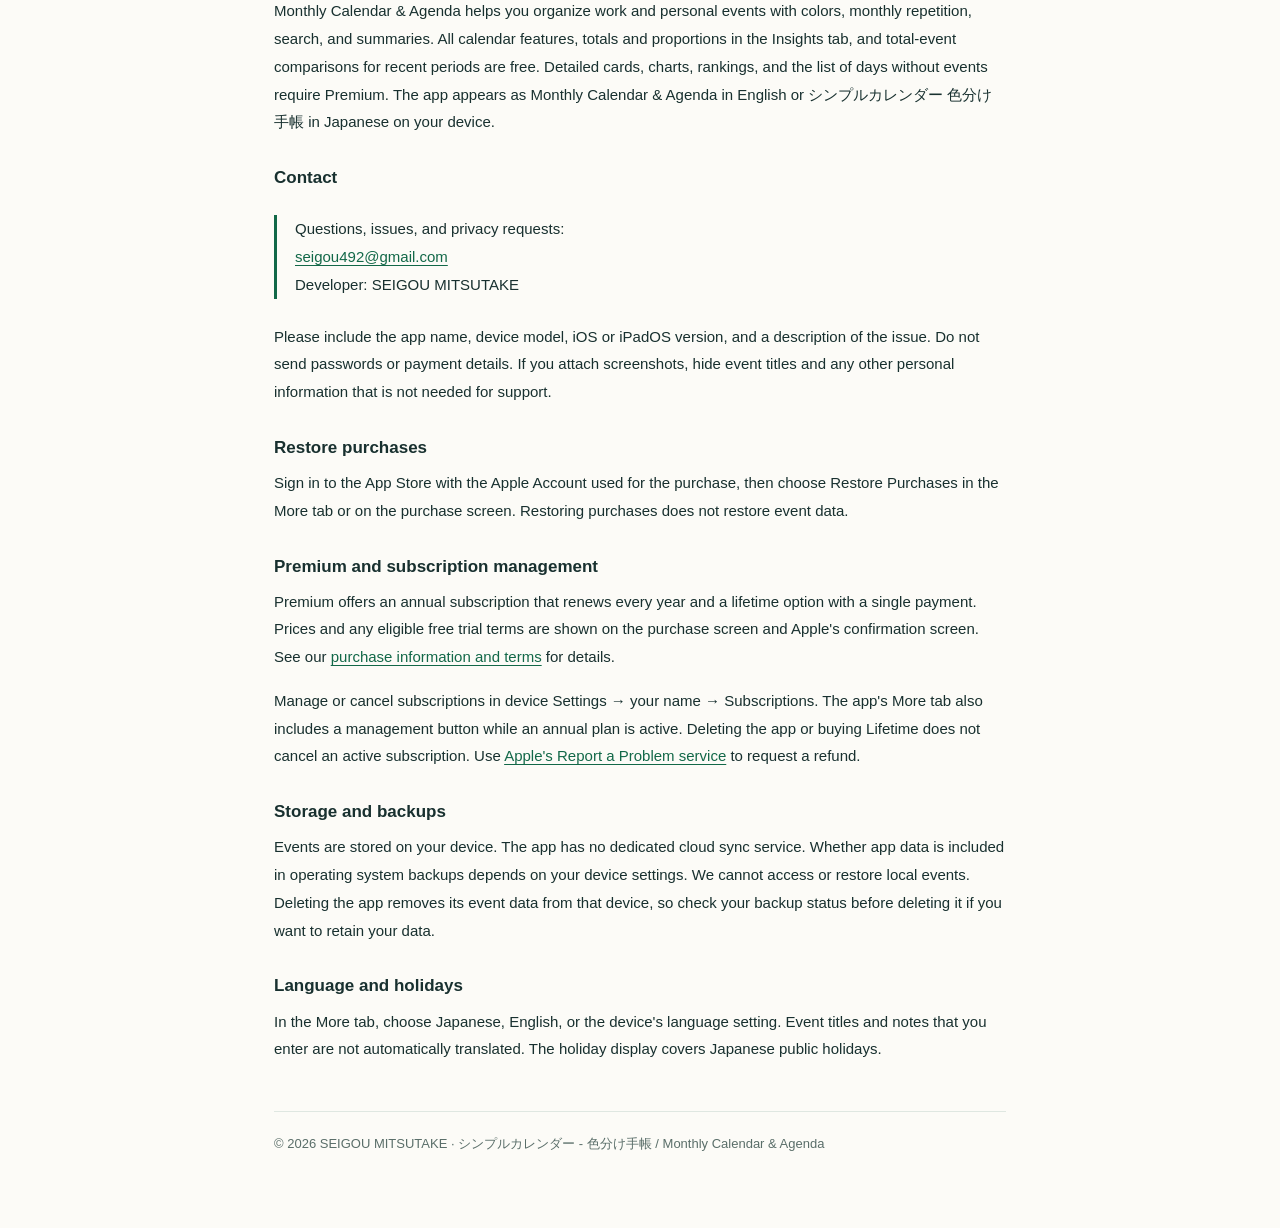
<file: simple-calendar/support.html>
<!doctype html>
<html lang="ja">
<head>
  <meta charset="utf-8">
  <meta name="viewport" content="width=device-width, initial-scale=1">
  <meta name="description" content="シンプルカレンダー - 色分け手帳 / Monthly Calendar &amp; Agendaのサポート。お問い合わせ、購入の復元、解約、データと言語設定について。">
  <title>サポート / Support | シンプルカレンダー - 色分け手帳 / Monthly Calendar &amp; Agenda</title>
  <link rel="stylesheet" href="styles.css">
</head>
<body>
<main class="wrap">
  <nav aria-label="ページナビゲーション">
    <a href="support.html" aria-current="page">サポート / Support</a>
    <a href="privacy.html">プライバシー / Privacy</a>
    <a href="terms.html">利用規約 / Terms</a>
  </nav>
  <h1>サポート<br><span lang="en">Support</span></h1>
  <p class="meta">シンプルカレンダー - 色分け手帳 / Monthly Calendar &amp; Agenda · 2026-09-28</p>
  <p class="language-links"><a href="#japanese" lang="ja">日本語</a> · <a href="#english" lang="en">English</a></p>
  <section id="japanese" aria-labelledby="ja-title">
    <h2 id="ja-title">日本語</h2>
    <p>シンプルカレンダー - 色分け手帳（英語名：Monthly Calendar &amp; Agenda）は、仕事とプライベートの予定を色分けし、毎月の繰り返しや予定の検索、集計を行うアプリです。カレンダーの全機能とタスクタブの合計・割合、直近期間の合計件数の比較は無料で使えます。詳しいカードやグラフ、ランキング、予定のない日の一覧はプレミアム機能です。端末上では「シンプルカレンダー 色分け手帳」または「Monthly Calendar &amp; Agenda」と表示されます。</p>
    <h3>お問い合わせ</h3>
    <p class="contact">不具合・ご質問・プライバシーに関するご連絡：<br><a href="mailto:seigou492@gmail.com?subject=Monthly%20Calendar%20%26%20Agenda%20Support">seigou492@gmail.com</a><br>開発者：SEIGOU MITSUTAKE</p>
    <p>アプリ名、端末機種、iOSまたはiPadOSのバージョン、発生した状況をお知らせください。パスワードや決済情報は送らないでください。スクリーンショットを添付する場合は、予定名など不要な個人情報を隠してください。</p>
    <h3>購入の復元</h3>
    <p>購入に使ったApple AccountでApp Storeにサインインし、アプリの「その他」または購入画面で「購入を復元」を選んでください。予定データは購入の復元では戻りません。</p>
    <h3>プレミアムとサブスクリプションの管理</h3>
    <p>プレミアムには、1年ごとに自動更新される年額プランと、1回のお支払いで利用できる買い切りがあります。価格と、無料体験が利用できる場合の条件は購入画面とAppleの確認画面に表示されます。詳しくは<a href="terms.html">購入についての説明と利用規約</a>をご覧ください。</p>
    <p>サブスクリプションは端末の「設定」→自分の名前→「サブスクリプション」で管理・解約できます。年額プランをご利用中の場合は、アプリの「その他」にも管理ボタンがあります。アプリの削除や買い切りの購入だけでは、契約中のサブスクリプションは解約されません。返金については<a href="https://reportaproblem.apple.com/">Appleの返金窓口</a>をご利用ください。</p>
    <h3>データの保存・バックアップ</h3>
    <p>予定は端末内に保存され、アプリ独自のクラウド同期はありません。OSのバックアップに含まれるかどうかは端末設定によります。開発者は端末内の予定を閲覧・復元できません。アプリを削除するとその端末の予定データも削除されるため、データを残したい場合は削除前にバックアップの状態を確認してください。</p>
    <h3>言語と祝日</h3>
    <p>アプリの「その他」から、日本語・英語・端末の設定に合わせる表示を選べます。予定名やメモなど、利用者が入力した内容は自動翻訳されません。祝日表示は日本の祝日です。</p>
  </section>
  <section id="english" lang="en" aria-labelledby="en-title">
    <h2 id="en-title">English</h2>
    <p>Monthly Calendar &amp; Agenda helps you organize work and personal events with colors, monthly repetition, search, and summaries. All calendar features, totals and proportions in the Insights tab, and total-event comparisons for recent periods are free. Detailed cards, charts, rankings, and the list of days without events require Premium. The app appears as Monthly Calendar &amp; Agenda in English or シンプルカレンダー 色分け手帳 in Japanese on your device.</p>
    <h3>Contact</h3>
    <p class="contact">Questions, issues, and privacy requests:<br><a href="mailto:seigou492@gmail.com?subject=Monthly%20Calendar%20%26%20Agenda%20Support">seigou492@gmail.com</a><br>Developer: SEIGOU MITSUTAKE</p>
    <p>Please include the app name, device model, iOS or iPadOS version, and a description of the issue. Do not send passwords or payment details. If you attach screenshots, hide event titles and any other personal information that is not needed for support.</p>
    <h3>Restore purchases</h3>
    <p>Sign in to the App Store with the Apple Account used for the purchase, then choose Restore Purchases in the More tab or on the purchase screen. Restoring purchases does not restore event data.</p>
    <h3>Premium and subscription management</h3>
    <p>Premium offers an annual subscription that renews every year and a lifetime option with a single payment. Prices and any eligible free trial terms are shown on the purchase screen and Apple's confirmation screen. See our <a href="terms.html#english">purchase information and terms</a> for details.</p>
    <p>Manage or cancel subscriptions in device Settings → your name → Subscriptions. The app's More tab also includes a management button while an annual plan is active. Deleting the app or buying Lifetime does not cancel an active subscription. Use <a href="https://reportaproblem.apple.com/">Apple's Report a Problem service</a> to request a refund.</p>
    <h3>Storage and backups</h3>
    <p>Events are stored on your device. The app has no dedicated cloud sync service. Whether app data is included in operating system backups depends on your device settings. We cannot access or restore local events. Deleting the app removes its event data from that device, so check your backup status before deleting it if you want to retain your data.</p>
    <h3>Language and holidays</h3>
    <p>In the More tab, choose Japanese, English, or the device's language setting. Event titles and notes that you enter are not automatically translated. The holiday display covers Japanese public holidays.</p>
  </section>
  <footer>© 2026 SEIGOU MITSUTAKE · シンプルカレンダー - 色分け手帳 / Monthly Calendar &amp; Agenda</footer>
</main>
</body>
</html>
</file>
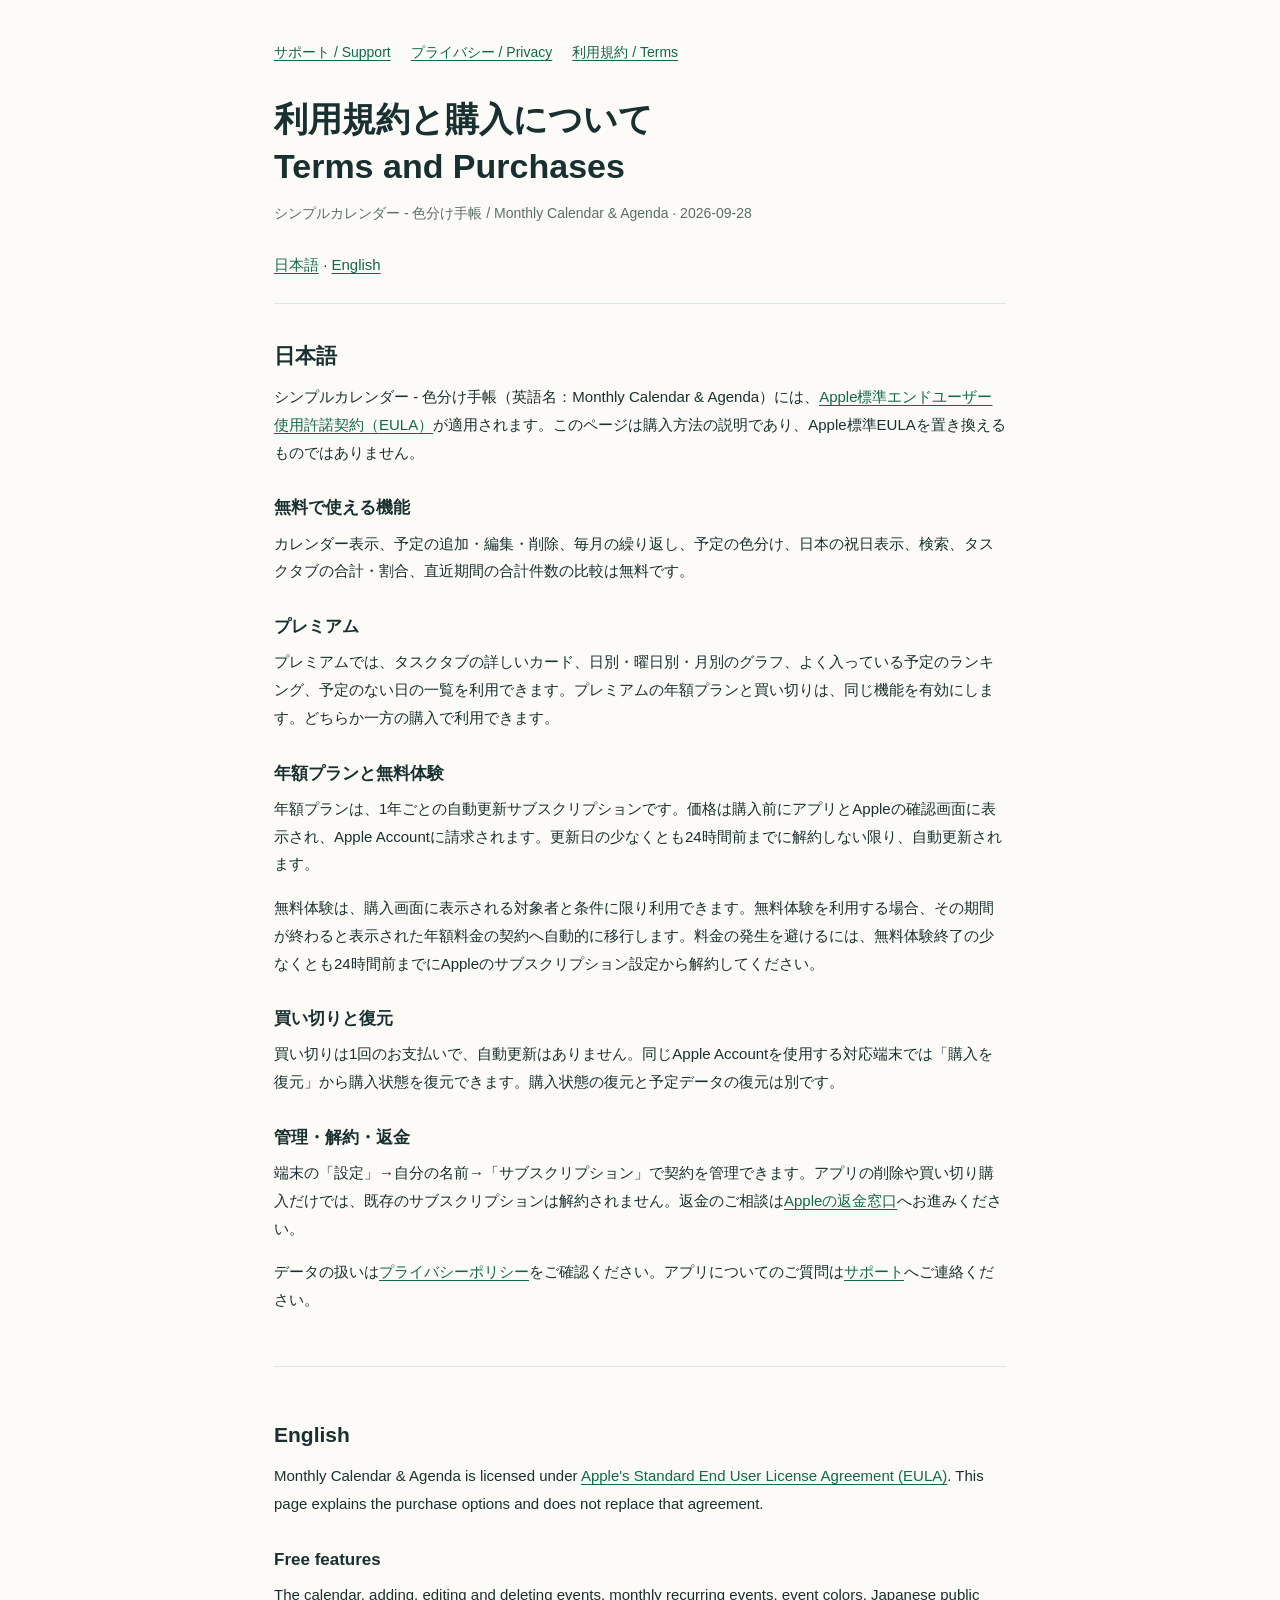
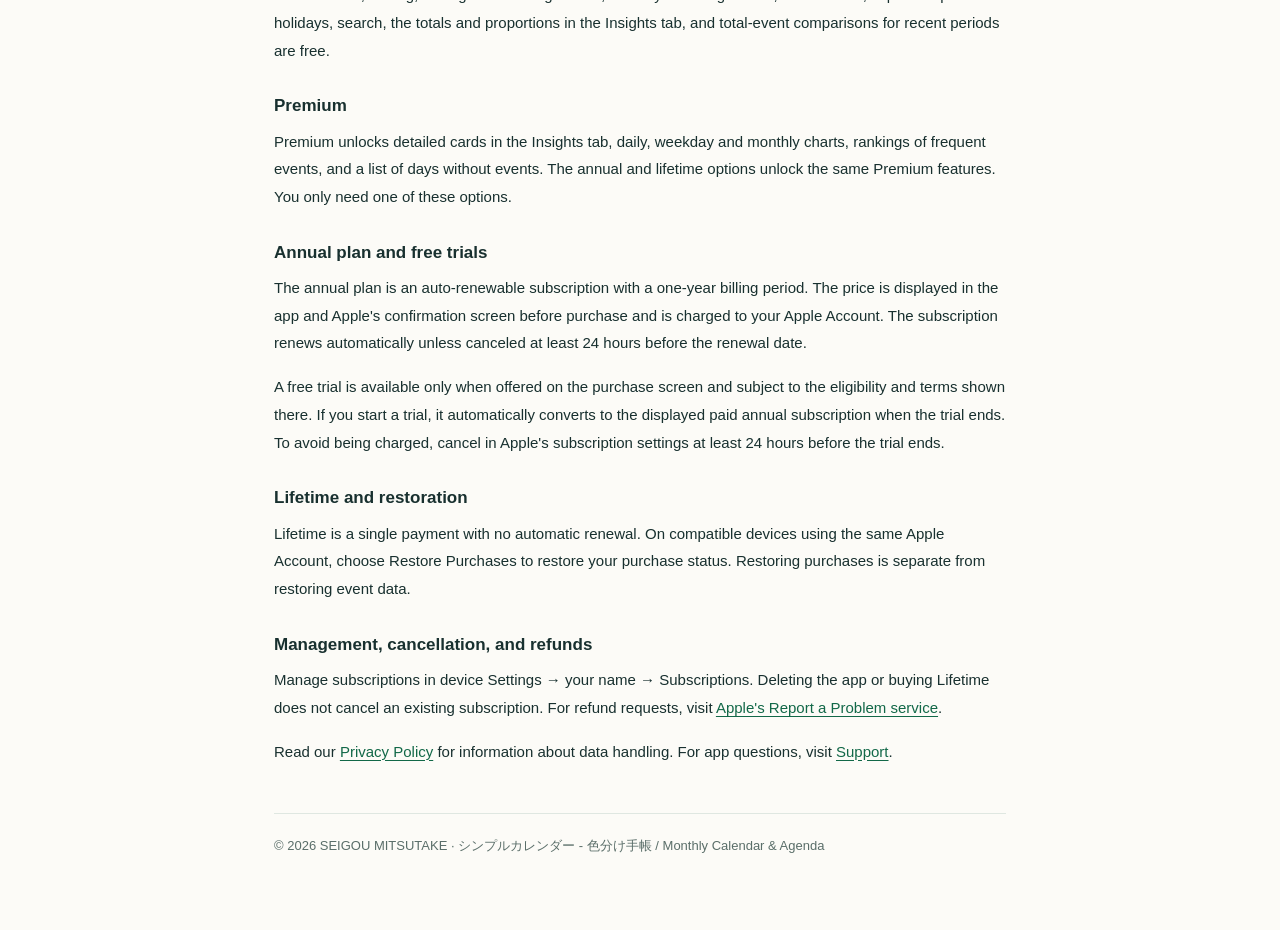
<file: simple-calendar/terms.html>
<!doctype html>
<html lang="ja">
<head>
  <meta charset="utf-8">
  <meta name="viewport" content="width=device-width, initial-scale=1">
  <meta name="description" content="シンプルカレンダー - 色分け手帳 / Monthly Calendar &amp; AgendaのApple標準利用規約と、プレミアムの年額プラン・買い切り購入について。">
  <title>利用規約 / Terms | シンプルカレンダー - 色分け手帳 / Monthly Calendar &amp; Agenda</title>
  <link rel="stylesheet" href="styles.css">
</head>
<body>
<main class="wrap">
  <nav aria-label="ページナビゲーション">
    <a href="support.html">サポート / Support</a>
    <a href="privacy.html">プライバシー / Privacy</a>
    <a href="terms.html" aria-current="page">利用規約 / Terms</a>
  </nav>
  <h1>利用規約と購入について<br><span lang="en">Terms and Purchases</span></h1>
  <p class="meta">シンプルカレンダー - 色分け手帳 / Monthly Calendar &amp; Agenda · 2026-09-28</p>
  <p class="language-links"><a href="#japanese" lang="ja">日本語</a> · <a href="#english" lang="en">English</a></p>
  <section id="japanese" aria-labelledby="ja-title">
    <h2 id="ja-title">日本語</h2>
    <p>シンプルカレンダー - 色分け手帳（英語名：Monthly Calendar &amp; Agenda）には、<a href="https://www.apple.com/legal/internet-services/itunes/dev/stdeula/">Apple標準エンドユーザー使用許諾契約（EULA）</a>が適用されます。このページは購入方法の説明であり、Apple標準EULAを置き換えるものではありません。</p>
    <h3>無料で使える機能</h3>
    <p>カレンダー表示、予定の追加・編集・削除、毎月の繰り返し、予定の色分け、日本の祝日表示、検索、タスクタブの合計・割合、直近期間の合計件数の比較は無料です。</p>
    <h3>プレミアム</h3>
    <p>プレミアムでは、タスクタブの詳しいカード、日別・曜日別・月別のグラフ、よく入っている予定のランキング、予定のない日の一覧を利用できます。プレミアムの年額プランと買い切りは、同じ機能を有効にします。どちらか一方の購入で利用できます。</p>
    <h3>年額プランと無料体験</h3>
    <p>年額プランは、1年ごとの自動更新サブスクリプションです。価格は購入前にアプリとAppleの確認画面に表示され、Apple Accountに請求されます。更新日の少なくとも24時間前までに解約しない限り、自動更新されます。</p>
    <p>無料体験は、購入画面に表示される対象者と条件に限り利用できます。無料体験を利用する場合、その期間が終わると表示された年額料金の契約へ自動的に移行します。料金の発生を避けるには、無料体験終了の少なくとも24時間前までにAppleのサブスクリプション設定から解約してください。</p>
    <h3>買い切りと復元</h3>
    <p>買い切りは1回のお支払いで、自動更新はありません。同じApple Accountを使用する対応端末では「購入を復元」から購入状態を復元できます。購入状態の復元と予定データの復元は別です。</p>
    <h3>管理・解約・返金</h3>
    <p>端末の「設定」→自分の名前→「サブスクリプション」で契約を管理できます。アプリの削除や買い切り購入だけでは、既存のサブスクリプションは解約されません。返金のご相談は<a href="https://reportaproblem.apple.com/">Appleの返金窓口</a>へお進みください。</p>
    <p>データの扱いは<a href="privacy.html">プライバシーポリシー</a>をご確認ください。アプリについてのご質問は<a href="support.html">サポート</a>へご連絡ください。</p>
  </section>
  <section id="english" lang="en" aria-labelledby="en-title">
    <h2 id="en-title">English</h2>
    <p>Monthly Calendar &amp; Agenda is licensed under <a href="https://www.apple.com/legal/internet-services/itunes/dev/stdeula/">Apple's Standard End User License Agreement (EULA)</a>. This page explains the purchase options and does not replace that agreement.</p>
    <h3>Free features</h3>
    <p>The calendar, adding, editing and deleting events, monthly recurring events, event colors, Japanese public holidays, search, the totals and proportions in the Insights tab, and total-event comparisons for recent periods are free.</p>
    <h3>Premium</h3>
    <p>Premium unlocks detailed cards in the Insights tab, daily, weekday and monthly charts, rankings of frequent events, and a list of days without events. The annual and lifetime options unlock the same Premium features. You only need one of these options.</p>
    <h3>Annual plan and free trials</h3>
    <p>The annual plan is an auto-renewable subscription with a one-year billing period. The price is displayed in the app and Apple's confirmation screen before purchase and is charged to your Apple Account. The subscription renews automatically unless canceled at least 24 hours before the renewal date.</p>
    <p>A free trial is available only when offered on the purchase screen and subject to the eligibility and terms shown there. If you start a trial, it automatically converts to the displayed paid annual subscription when the trial ends. To avoid being charged, cancel in Apple's subscription settings at least 24 hours before the trial ends.</p>
    <h3>Lifetime and restoration</h3>
    <p>Lifetime is a single payment with no automatic renewal. On compatible devices using the same Apple Account, choose Restore Purchases to restore your purchase status. Restoring purchases is separate from restoring event data.</p>
    <h3>Management, cancellation, and refunds</h3>
    <p>Manage subscriptions in device Settings → your name → Subscriptions. Deleting the app or buying Lifetime does not cancel an existing subscription. For refund requests, visit <a href="https://reportaproblem.apple.com/">Apple's Report a Problem service</a>.</p>
    <p>Read our <a href="privacy.html#english">Privacy Policy</a> for information about data handling. For app questions, visit <a href="support.html#english">Support</a>.</p>
  </section>
  <footer>© 2026 SEIGOU MITSUTAKE · シンプルカレンダー - 色分け手帳 / Monthly Calendar &amp; Agenda</footer>
</main>
</body>
</html>
</file>
<file: lp.css>
:root {
  --ink: #08231d;
  --ink-2: #0d342b;
  --green: #00b98b;
  --mint: #63edc7;
  --cyan: #08b9dd;
  --pale: #eaf8f3;
  --cream: #f4f3eb;
  --white: #fff;
  --muted: #62766f;
  --line: rgba(8, 35, 29, 0.13);
  --jp: "Noto Sans JP", sans-serif;
  --en: "Space Grotesk", sans-serif;
}

* { box-sizing: border-box; }
html { scroll-behavior: smooth; }
body { margin: 0; overflow-x: hidden; color: var(--ink); background: #fbfcfa; font-family: var(--jp); -webkit-font-smoothing: antialiased; }
img { display: block; width: 100%; }
a { color: inherit; text-decoration: none; }
button { font: inherit; }
em { color: var(--green); font-style: normal; }
.container { width: min(1180px, calc(100% - 48px)); margin-inline: auto; }
.skip-link { position: fixed; z-index: 100; top: -100px; left: 16px; padding: 12px 18px; color: var(--ink); background: white; border-radius: 10px; }
.skip-link:focus { top: 16px; }

.site-header { position: absolute; z-index: 20; inset: 0 0 auto; color: white; border-bottom: 1px solid rgba(255,255,255,.14); }
.nav-inner { width: min(1320px, calc(100% - 48px)); height: 88px; margin-inline: auto; display: flex; align-items: center; gap: 40px; }
.brand { display: inline-flex; align-items: center; gap: 13px; font: 700 22px/1 var(--en); letter-spacing: .17em; }
.brand-mark { display: grid; place-items: center; width: 44px; height: 44px; color: white; background: linear-gradient(145deg, var(--mint), var(--cyan)); border-radius: 14px; box-shadow: 0 12px 35px rgba(0,205,167,.24); letter-spacing: 0; }
.desktop-nav { display: flex; gap: 34px; margin-left: auto; font-size: 12px; font-weight: 700; }
.desktop-nav a { opacity: .72; transition: opacity .2s; }
.desktop-nav a:hover { opacity: 1; }
.nav-cta { display: flex; align-items: center; gap: 18px; padding: 12px 14px 12px 21px; color: var(--ink); background: white; border-radius: 999px; font-size: 12px; font-weight: 800; }
.nav-cta b { display: grid; place-items: center; width: 28px; height: 28px; color: white; background: var(--ink); border-radius: 50%; }

.hero { position: relative; min-height: 920px; overflow: hidden; color: white; background: var(--ink); }
.hero-photo, .hero-overlay { position: absolute; inset: 0; height: 100%; object-fit: cover; }
.hero-photo { opacity: .4; }
.hero-overlay { background: linear-gradient(90deg, rgba(3,23,18,.99) 0%, rgba(3,23,18,.9) 42%, rgba(3,23,18,.43) 72%, rgba(3,23,18,.58) 100%), linear-gradient(0deg, #061d18 0%, transparent 42%); }
.hero-grid { position: relative; z-index: 2; min-height: 920px; display: grid; grid-template-columns: .94fr 1.06fr; align-items: center; gap: 52px; padding: 135px 0 86px; }
.kicker, .chapter { display: flex; align-items: center; gap: 12px; margin: 0 0 24px; font: 700 11px/1 var(--en); letter-spacing: .18em; }
.kicker i { width: 38px; height: 2px; background: var(--mint); }
.hero h1 { margin: 0; font-size: clamp(62px, 7vw, 98px); line-height: 1.12; letter-spacing: -.07em; }
.hero h1 em { position: relative; color: white; white-space: nowrap; }
.hero h1 em::after { content: ""; position: absolute; z-index: -1; left: 0; right: 0; bottom: 3px; height: 12px; background: linear-gradient(90deg, var(--green), var(--cyan)); transform: skewX(-11deg); }
.hero-lead { margin: 35px 0 0; color: rgba(255,255,255,.77); font-size: 19px; font-weight: 600; line-height: 1.9; }
.hero-actions { display: flex; align-items: center; gap: 28px; margin-top: 38px; }
.button { display: inline-flex; align-items: center; justify-content: center; gap: 28px; min-height: 60px; padding: 0 29px; border: 0; border-radius: 999px; font-weight: 800; transition: transform .2s, box-shadow .2s; }
.button:hover { transform: translateY(-2px); }
.button-accent { color: var(--ink); background: linear-gradient(135deg, var(--mint), #02cda9 50%, var(--cyan)); box-shadow: 0 18px 45px rgba(0,210,171,.22); }
.button span { font: 700 21px/1 var(--en); }
.under-link { padding-bottom: 7px; border-bottom: 1px solid rgba(255,255,255,.35); color: rgba(255,255,255,.75); font-size: 12px; font-weight: 700; }
.micro-points { display: flex; gap: 21px; margin-top: 35px; color: rgba(255,255,255,.5); font-size: 10px; }
.micro-points span::before { content: "✓"; margin-right: 6px; color: var(--mint); }

.hero-device { position: relative; min-height: 690px; display: grid; place-items: center; }
.device-halo { position: absolute; width: 610px; height: 610px; background: radial-gradient(circle, rgba(42,236,187,.25), transparent 65%); }
.iphone-frame { position: relative; z-index: 2; width: 330px; padding: 8px; background: #020806; border: 1px solid rgba(255,255,255,.5); border-radius: 54px; box-shadow: 0 50px 100px rgba(0,0,0,.52); transform: rotate(3deg); }
.iphone-frame::before { content: ""; position: absolute; z-index: 5; top: 18px; left: 50%; width: 105px; height: 29px; background: #000; border-radius: 22px; transform: translateX(-50%); }
.iphone-frame img { aspect-ratio: 1179/2556; border-radius: 46px; object-fit: cover; }
.iphone-button { position: absolute; left: -4px; width: 4px; background: #202825; border-radius: 3px 0 0 3px; }
.button-a { top: 130px; height: 44px; }.button-b { top: 190px; height: 74px; }
.hero-chip { position: absolute; z-index: 4; min-width: 178px; padding: 17px 20px; color: var(--ink); background: rgba(255,255,255,.96); border: 1px solid rgba(255,255,255,.8); border-radius: 17px; box-shadow: 0 22px 55px rgba(0,0,0,.28); backdrop-filter: blur(12px); }
.hero-chip small { display: block; color: var(--muted); font: 700 9px/1 var(--en); letter-spacing: .15em; }
.hero-chip strong { display: block; margin-top: 7px; color: #009b73; font: 700 25px/1 var(--en); }
.chip-money { right: 6px; top: 180px; transform: rotate(-3deg); }
.chip-time { left: -10px; bottom: 155px; transform: rotate(2deg); }
.hero-bottom { position: absolute; z-index: 3; left: max(24px, calc((100% - 1320px)/2)); bottom: 30px; display: flex; align-items: center; gap: 15px; }
.hero-bottom span { color: var(--mint); font: 700 10px/1 var(--en); }
.hero-bottom p { margin: 0; color: rgba(255,255,255,.52); font-size: 10px; line-height: 1.55; }
.hero-bottom i { width: 60px; height: 1px; background: linear-gradient(90deg, var(--green), transparent); }

.result-strip { color: white; background: #041713; }
.result-grid { min-height: 160px; display: grid; grid-template-columns: repeat(3, 1fr) auto; align-items: center; gap: 45px; }
.result-grid > div { padding-left: 22px; border-left: 2px solid var(--green); }
.result-grid small { display: block; margin-bottom: 9px; color: rgba(255,255,255,.4); font: 700 9px/1 var(--en); letter-spacing: .16em; }
.result-grid strong { color: var(--mint); font: 700 35px/1 var(--en); }
.result-grid strong span { margin-left: 4px; color: white; font: 800 14px/1 var(--jp); }
.result-grid p { max-width: 140px; color: rgba(255,255,255,.32); font-size: 8px; line-height: 1.7; }

.section { padding: 145px 0; }
.chapter { color: var(--muted); }
.chapter b { display: grid; place-items: center; width: 39px; height: 39px; color: var(--green); border: 1px solid var(--line); border-radius: 50%; font: 800 17px/1 var(--jp); letter-spacing: 0; }
.chapter.light { color: rgba(255,255,255,.53); }
.chapter.light b { color: var(--mint); border-color: rgba(255,255,255,.3); }

.features {
  background:
    radial-gradient(1100px 620px at 100% -8%, rgba(0, 185, 139, .07), transparent 60%),
    radial-gradient(820px 520px at -8% 108%, rgba(8, 185, 221, .06), transparent 60%),
    #fbfcfa;
}
.section-head h2, .habits-title h2 { margin: 0; font-size: clamp(51px, 5.3vw, 76px); line-height: 1.27; letter-spacing: -.06em; }
.section-head { display: grid; grid-template-columns: 1.25fr .75fr; gap: 70px; align-items: end; }
.section-head > p { margin: 0 0 12px; color: var(--muted); font-size: 15px; line-height: 2; }
.feature-showcase { display: grid; grid-template-columns: 1fr 1fr; gap: 18px; margin-top: 90px; }
.feature-panel { position: relative; min-width: 0; padding: 44px; border-radius: 32px; }
.feature-dark { color: white; background: radial-gradient(circle at 100% 0, #16614f, transparent 40%), var(--ink); }
.feature-light { background: var(--pale); }
.feature-copy { position: relative; z-index: 4; }
.feature-copy > span { font: 700 9px/1 var(--en); letter-spacing: .16em; opacity: .58; }
.feature-copy h3 { margin: 15px 0 12px; font-size: 34px; line-height: 1.35; letter-spacing: -.045em; }
.feature-copy p { margin: 0; max-width: 360px; color: var(--muted); font-size: 12px; }
.feature-dark .feature-copy p { color: rgba(255,255,255,.55); }
.feature-media { position: relative; margin: 36px 0 0; overflow: hidden; background: #edf8f4; border-radius: 24px; box-shadow: 0 26px 60px rgba(5,31,25,.22); }
.feature-media img { width: 100%; height: auto; object-fit: contain; }
.feature-media figcaption { position: absolute; right: 13px; bottom: 13px; padding: 7px 10px; color: var(--ink); background: rgba(255,255,255,.9); border-radius: 999px; font-size: 8px; font-weight: 800; backdrop-filter: blur(8px); }
.timer-media { background: #dff4ed; }
.values-media { margin-top: 80px; }
.feature-reward-wide { grid-column: 1 / -1; display: grid; grid-template-columns: minmax(0,1.05fr) minmax(0,.95fr); align-items: center; gap: 55px; color: white; background: radial-gradient(circle at 90% 10%, rgba(18,196,158,.27), transparent 38%), var(--ink); }
.reward-explain { position: relative; z-index: 4; min-width: 0; }
.feature-reward-wide .feature-copy h3 { font-size: 43px; }
.feature-reward-wide .feature-copy p { max-width: 520px; color: rgba(255,255,255,.58); font-size: 13px; line-height: 1.9; }
.reward-flow { display: grid; grid-template-columns: 1fr auto 1fr auto 1fr; align-items: center; gap: 13px; margin-top: 46px; }
.reward-flow > div { min-height: 108px; padding: 17px; background: rgba(255,255,255,.08); border: 1px solid rgba(255,255,255,.12); border-radius: 17px; }
.reward-flow b { display: grid; place-items: center; width: 22px; height: 22px; margin-bottom: 13px; color: var(--ink); background: var(--mint); border-radius: 50%; font: 700 10px/1 var(--en); }
.reward-flow span { display: block; color: rgba(255,255,255,.43); font-size: 8px; }
.reward-flow strong { display: block; margin-top: 5px; color: white; font-size: 13px; }
.reward-flow > i { color: var(--mint); font-style: normal; }
.reward-preview { position: relative; min-width: 0; padding: 23px; color: var(--ink); background: linear-gradient(150deg, #f8fffc, #dff8f0); border: 1px solid rgba(255,255,255,.65); border-radius: 28px; box-shadow: 0 35px 75px rgba(0,0,0,.3); }
.reward-preview-head { display: flex; align-items: center; justify-content: space-between; padding-bottom: 17px; }
.reward-preview-head small { display: block; color: var(--muted); font-size: 8px; }
.reward-preview-head strong { display: block; margin-top: 4px; color: var(--green); font: 700 27px/1 var(--en); }
.reward-preview-head > span { color: var(--green); font: 700 8px/1 var(--en); letter-spacing: .14em; }
.product-preview-card { overflow: hidden; background: white; border-radius: 21px; box-shadow: 0 19px 45px rgba(8,35,29,.12); }
.product-preview-image { position: relative; height: 260px; display: grid; place-items: center; padding: 15px; overflow: hidden; background: #fff; }
.product-preview-image img { width: auto; height: 100%; object-fit: contain; }
.product-preview-image b { position: absolute; top: 14px; right: 14px; padding: 8px 12px; color: white; background: linear-gradient(110deg, var(--green), var(--cyan)); border-radius: 999px; font-size: 9px; }
.product-preview-copy { padding: 18px 19px 15px; border-top: 1px solid rgba(8,35,29,.07); }
.product-preview-copy small { color: var(--muted); font-size: 8px; }
.product-preview-copy h4 { margin: 5px 0 10px; font-size: 15px; }
.product-preview-copy strong { display: block; color: var(--green); font: 700 28px/1 var(--en); }
.product-preview-copy span { display: block; margin-top: 6px; color: var(--muted); font-size: 8px; }
.product-preview-button { min-height: 53px; display: flex; align-items: center; justify-content: space-between; padding: 0 17px 0 20px; color: var(--ink); background: linear-gradient(100deg, var(--mint), var(--cyan)); font-size: 12px; font-weight: 900; }
.product-preview-button b { display: grid; place-items: center; width: 28px; height: 28px; color: white; background: var(--ink); border-radius: 50%; }
.reward-preview > p { margin: 14px 3px 0; color: var(--muted); font-size: 8px; }
.reward-preview > p i { display: inline-block; width: 7px; height: 7px; margin-right: 6px; background: var(--green); border-radius: 50%; }
.actual-note { display: flex; align-items: center; gap: 18px; margin-top: 24px; color: var(--muted); font-size: 10px; }
.actual-note span { padding: 7px 10px; color: var(--green); border: 1px solid rgba(0,185,139,.3); border-radius: 99px; font: 700 8px/1 var(--en); letter-spacing: .13em; }

.future { position: relative; min-height: 950px; display: flex; align-items: center; overflow: hidden; color: white; background: var(--ink); }
.future-photo, .future-photo > img, .future-photo > div { position: absolute; inset: 0; height: 100%; }
.future-photo img { object-fit: cover; }
.future-photo > div { background: linear-gradient(90deg, rgba(4,24,19,.98) 0%, rgba(4,24,19,.88) 48%, rgba(4,24,19,.22) 100%), linear-gradient(0deg, rgba(4,24,19,.55), transparent 50%); }
.future-grid { position: relative; z-index: 2; display: grid; grid-template-columns: 1fr 1fr; align-items: center; gap: 60px; }
.future-copy h2 { margin: 0; font-size: clamp(56px, 6vw, 82px); line-height: 1.22; letter-spacing: -.065em; }
.future-copy > p:not(.chapter) { margin: 32px 0 0; color: rgba(255,255,255,.7); font-size: 18px; font-weight: 600; line-height: 1.9; }
.future-math { display: flex; flex-direction: column; align-items: flex-start; margin-top: 42px; padding-left: 20px; border-left: 2px solid var(--mint); }
.future-math span { color: rgba(255,255,255,.48); font-size: 10px; }
.future-math strong { margin-top: 7px; color: var(--mint); font: 700 31px/1 var(--en); }
.future-math small { margin-top: 9px; color: rgba(255,255,255,.3); font-size: 8px; }
.future-device { position: relative; min-height: 680px; display: grid; place-items: center; }
.secondary-phone { width: 310px; transform: rotate(-3deg); }
.goal-float { position: absolute; z-index: 5; right: -5px; bottom: 130px; width: 260px; padding: 21px; color: var(--ink); background: rgba(255,255,255,.96); border-radius: 18px; box-shadow: 0 28px 70px rgba(0,0,0,.3); }
.goal-float small { color: var(--muted); font: 700 8px/1 var(--en); letter-spacing: .15em; }
.goal-float strong { display: block; margin: 8px 0 14px; font-size: 15px; }
.goal-float i { display: block; height: 6px; overflow: hidden; background: #dfeae6; border-radius: 8px; }
.goal-float i b { display: block; width: 8%; height: 100%; background: var(--green); }
.goal-float span { display: block; margin-top: 7px; color: var(--green); font-size: 9px; font-weight: 800; }

.steps { position: relative; overflow: hidden; color: white; background: radial-gradient(circle at 90% 10%, rgba(12,185,143,.22), transparent 36%), var(--ink); }
.steps-stage { display: grid; grid-template-columns: .88fr 1.12fr; align-items: center; gap: 85px; }
.steps-copy h2 { margin: 0; font-size: clamp(53px, 5.5vw, 76px); line-height: 1.25; letter-spacing: -.06em; }
.steps-copy > p:not(.chapter) { max-width: 520px; margin: 30px 0 0; color: rgba(255,255,255,.64); font-size: 15px; line-height: 2; }
.steps-proof { display: grid; grid-template-columns: repeat(3, 1fr); gap: 8px; margin-top: 37px; }
.steps-proof span { min-height: 82px; display: flex; flex-direction: column; justify-content: center; padding: 13px; color: rgba(255,255,255,.45); background: rgba(255,255,255,.06); border: 1px solid rgba(255,255,255,.1); border-radius: 15px; font-size: 8px; }
.steps-proof strong { display: block; margin-bottom: 7px; color: var(--mint); font: 700 24px/1 var(--en); }
.steps-copy .button { margin-top: 35px; }
.steps-copy > small { display: block; margin: 12px 0 0 20px; color: rgba(255,255,255,.35); font-size: 8px; }
.setup-card { position: relative; min-height: 620px; padding: 37px; color: var(--ink); background: linear-gradient(150deg, #f9fffd, #dff8f0); border: 1px solid rgba(255,255,255,.55); border-radius: 36px; box-shadow: 0 45px 95px rgba(0,0,0,.34); transform: rotate(1.2deg); }
.setup-card::before { content: ""; position: absolute; inset: 0; border-radius: inherit; box-shadow: inset 0 0 70px rgba(0,185,139,.07); pointer-events: none; }
.setup-head { position: relative; display: flex; align-items: center; justify-content: space-between; padding-bottom: 24px; border-bottom: 1px solid rgba(8,35,29,.1); }
.setup-head > div { display: flex; align-items: center; gap: 11px; }
.setup-head > div span { display: grid; place-items: center; width: 35px; height: 35px; color: white; background: linear-gradient(145deg, var(--mint), var(--cyan)); border-radius: 11px; font: 800 15px/1 var(--en); }
.setup-head b { font: 700 11px/1 var(--en); letter-spacing: .14em; }
.setup-head small { color: var(--green); font: 700 10px/1 var(--en); }
.setup-card h3 { position: relative; margin: 27px 0 18px; font-size: 23px; }
.setup-options { position: relative; display: flex; gap: 8px; }
.setup-options span { padding: 12px 15px; color: var(--muted); background: white; border: 1px solid rgba(8,35,29,.08); border-radius: 999px; font-size: 11px; font-weight: 800; }
.setup-options .active { color: white; background: var(--ink); border-color: var(--ink); box-shadow: 0 10px 25px rgba(8,35,29,.18); }
.setup-fields { position: relative; display: grid; grid-template-columns: 1fr 1fr; gap: 10px; margin-top: 24px; }
.setup-fields > div { position: relative; min-height: 91px; display: flex; flex-direction: column; justify-content: center; padding: 18px 48px 18px 18px; background: rgba(255,255,255,.9); border: 1px solid rgba(8,35,29,.08); border-radius: 17px; }
.setup-fields > div:first-child { grid-column: 1 / -1; }
.setup-fields small { color: var(--muted); font-size: 8px; }
.setup-fields strong { margin-top: 7px; font-size: 15px; }
.setup-fields b { position: absolute; right: 16px; display: grid; place-items: center; width: 30px; height: 30px; color: var(--green); background: var(--pale); border-radius: 9px; font-size: 12px; }
.setup-start { position: relative; min-height: 57px; display: flex; align-items: center; justify-content: space-between; margin-top: 14px; padding: 0 17px 0 22px; color: var(--ink); background: linear-gradient(110deg, var(--mint), var(--cyan)); border-radius: 16px; font-size: 13px; font-weight: 900; box-shadow: 0 16px 32px rgba(0,185,139,.2); }
.setup-start b { display: grid; place-items: center; width: 29px; height: 29px; color: white; background: var(--ink); border-radius: 50%; }
.setup-card > p { position: relative; margin: 15px 0 0; color: var(--muted); font-size: 9px; }
.setup-card > p i { display: inline-block; width: 7px; height: 7px; margin-right: 6px; background: var(--green); border-radius: 50%; box-shadow: 0 0 0 4px rgba(0,185,139,.1); }
.setup-live { position: absolute; z-index: 4; right: -27px; bottom: -34px; display: grid; grid-template-columns: auto auto; gap: 4px 8px; min-width: 205px; padding: 17px 20px; color: white; background: var(--ink); border: 1px solid rgba(255,255,255,.15); border-radius: 18px; box-shadow: 0 22px 50px rgba(0,0,0,.35); transform: rotate(-2deg); }
.setup-live i { align-self: center; width: 8px; height: 8px; background: var(--mint); border-radius: 50%; box-shadow: 0 0 0 4px rgba(99,237,199,.13); }
.setup-live span { color: var(--mint); font: 700 9px/1 var(--en); letter-spacing: .15em; }
.setup-live strong { grid-column: 1 / -1; margin-top: 5px; font: 700 27px/1 var(--en); }

.habits { color: white; background: var(--ink); }
.habits-grid { display: grid; grid-template-columns: 1fr 1fr; gap: 80px; align-items: center; }
.habit-list { border-top: 1px solid rgba(255,255,255,.15); }
.habit-list article { display: grid; grid-template-columns: 45px 1fr 1.2fr auto; align-items: center; gap: 20px; min-height: 115px; border-bottom: 1px solid rgba(255,255,255,.15); }
.habit-list article > span { color: var(--mint); font: 700 10px/1 var(--en); }
.habit-list h3 { font-size: 21px; }
.habit-list p { color: rgba(255,255,255,.48); font-size: 12px; }
.habit-list article > b { color: var(--mint); font: 700 22px/1 var(--en); }

.plan {
  background:
    radial-gradient(900px 520px at 0% 0%, rgba(0, 185, 139, .07), transparent 58%),
    radial-gradient(760px 480px at 100% 100%, rgba(8, 185, 221, .05), transparent 60%),
    #fbfcfa;
}
.plan-grid { display: grid; grid-template-columns: .78fr 1.05fr .72fr; gap: 17px; align-items: stretch; }
.plan-copy { padding: 30px 30px 30px 0; }
.plan-copy > p, .faq header p { color: var(--green); font: 700 10px/1 var(--en); letter-spacing: .17em; }
.plan-copy h2 { margin: 18px 0 25px; font-size: 55px; line-height: 1.27; letter-spacing: -.055em; }
.plan-copy > span { color: var(--muted); font-size: 13px; line-height: 1.9; }
.price-card, .premium-card { padding: 40px; border-radius: 30px; }
.price-card { color: white; background: radial-gradient(circle at 100% 0, #17614f, transparent 40%), var(--ink); box-shadow: 0 30px 70px rgba(8,35,29,.17); }
.price-card > div > span, .premium-card > span { color: var(--mint); font: 700 9px/1 var(--en); letter-spacing: .15em; }
.price-card > div > strong { display: block; margin-top: 24px; font: 700 53px/1 var(--en); }
.price-card > div > small { color: rgba(255,255,255,.4); font-size: 9px; }
.price-card ul { padding: 24px 0; margin: 28px 0; border-top: 1px solid rgba(255,255,255,.15); list-style: none; }
.price-card li { position: relative; padding: 7px 0 7px 23px; font-size: 12px; }
.price-card li::before { content: "✓"; position: absolute; left: 0; color: var(--mint); }
.price-card .button { width: 100%; min-height: 54px; font-size: 12px; }
.premium-card { display: flex; flex-direction: column; justify-content: end; color: var(--ink); background: linear-gradient(145deg, #d6fff4, #c9f0fa); }
.premium-card h3 { margin: 18px 0 13px; font-size: 27px; line-height: 1.5; }
.premium-card p { margin: 0; color: var(--muted); font-size: 11px; }

.faq { background: var(--cream); }
.faq-grid { display: grid; grid-template-columns: .7fr 1.3fr; gap: 100px; }
.faq header h2 { margin: 15px 0 0; font-size: 48px; letter-spacing: -.05em; }
.faq-list { border-top: 1px solid var(--line); }
.faq details { border-bottom: 1px solid var(--line); }
.faq summary { display: flex; justify-content: space-between; gap: 20px; padding: 27px 0; cursor: pointer; font-size: 15px; font-weight: 800; list-style: none; }
.faq summary::-webkit-details-marker { display: none; }
.faq summary span { color: var(--green); font: 400 23px/1 var(--en); transition: transform .2s; }
.faq details[open] summary span { transform: rotate(45deg); }
.faq details p { padding: 0 50px 25px 0; margin: 0; color: var(--muted); font-size: 12px; line-height: 1.9; }

.final-cta { position: relative; overflow: hidden; padding: 155px 0; color: white; text-align: center; background: #061c17; }
.final-cta .container { position: relative; z-index: 2; }
.final-cta p { color: var(--mint); font: 700 10px/1 var(--en); letter-spacing: .18em; }
.final-cta h2 { margin: 26px 0 42px; font-size: clamp(60px, 7vw, 92px); line-height: 1.19; letter-spacing: -.07em; }
.button-large { min-height: 68px; padding-inline: 38px; }
.final-cta small { display: block; margin-top: 15px; color: rgba(255,255,255,.38); font-size: 9px; }
.final-orb { position: absolute; left: 50%; top: 50%; width: 850px; height: 850px; background: radial-gradient(circle, rgba(0,204,161,.18), transparent 67%); transform: translate(-50%,-50%); }
.site-footer { padding: 52px 0; color: rgba(255,255,255,.5); background: #020e0b; }
.footer-inner { display: grid; grid-template-columns: auto 1fr auto; align-items: center; gap: 35px; }
.footer-inner .brand { color: white; font-size: 17px; }
.footer-inner .brand-mark { width: 34px; height: 34px; border-radius: 10px; }
.footer-inner p { font-size: 10px; }
.footer-inner nav { display: flex; gap: 22px; font-size: 9px; }
.footer-inner > small { grid-column: 1 / -1; padding-top: 24px; border-top: 1px solid rgba(255,255,255,.09); font: 500 8px/1 var(--en); }

.reveal { opacity: 0; transform: translateY(25px); transition: opacity .75s ease, transform .75s ease; }
.reveal.is-visible { opacity: 1; transform: translateY(0); }

@media (max-width: 1020px) {
  .desktop-nav { display: none; }
  .nav-cta { margin-left: auto; }
  .hero-grid { grid-template-columns: 1fr; padding-top: 150px; }
  .hero-copy { max-width: 740px; }
  .hero-device { min-height: 720px; }
  .result-grid { grid-template-columns: repeat(3, 1fr); padding: 35px 0; }
  .result-grid p { grid-column: 1 / -1; margin: 0; max-width: none; }
  .section-head { grid-template-columns: 1fr; gap: 25px; }
  .feature-showcase { grid-template-columns: 1fr; }
  .feature-reward-wide { grid-column: auto; }
  .feature-panel:not(.feature-reward-wide) { display: grid; grid-template-columns: .78fr 1.22fr; align-items: center; gap: 34px; }
  .feature-panel:not(.feature-reward-wide) .feature-media { margin-top: 0; }
  .future-grid { grid-template-columns: 1fr; }
  .future-copy { max-width: 700px; }
  .future-device { min-height: 720px; }
  .steps-stage { grid-template-columns: 1fr; gap: 75px; }
  .steps-copy { max-width: 720px; }
  .setup-card { width: min(680px, 100%); margin-inline: auto; }
  .habits-grid { grid-template-columns: 1fr; }
  .plan-grid { grid-template-columns: 1fr 1fr; }
  .plan-copy { grid-column: 1 / -1; }
  .faq-grid { grid-template-columns: 1fr; gap: 50px; }
}

@media (max-width: 680px) {
  .container, .nav-inner { width: min(100% - 32px, 1180px); }
  .nav-inner { height: 72px; }
  .brand { font-size: 17px; }
  .brand-mark { width: 38px; height: 38px; border-radius: 12px; }
  .nav-cta { gap: 10px; padding: 9px 10px 9px 14px; font-size: 10px; }
  .nav-cta b { width: 25px; height: 25px; }
  .hero { min-height: auto; }
  .hero-grid { min-height: 1180px; gap: 5px; padding: 120px 0 55px; }
  .hero h1 { font-size: 57px; }
  .hero-lead { font-size: 16px; }
  .hero-actions { align-items: flex-start; flex-direction: column; gap: 20px; }
  .micro-points { flex-wrap: wrap; gap: 10px 18px; }
  .hero-device { min-height: 640px; margin-inline: -15px; transform: scale(.91); }
  .iphone-frame { width: 310px; }
  .chip-money { right: -5px; }.chip-time { left: -5px; }
  .hero-bottom { display: none; }
  .result-grid { grid-template-columns: 1fr; gap: 28px; }
  .result-grid p { grid-column: auto; }
  .section { padding: 95px 0; }
  .section-head h2, .habits-title h2 { font-size: 45px; }
  .feature-showcase { margin-top: 55px; }
  .feature-panel { padding: 30px 25px; border-radius: 24px; }
  .feature-panel:not(.feature-reward-wide) { display: block; }
  .feature-copy h3 { font-size: 30px; }
  .feature-media { margin-top: 28px; border-radius: 19px; }
  .values-media { margin-top: 35px; }
  .feature-reward-wide { grid-template-columns: minmax(0,1fr); gap: 15px; }
  .feature-reward-wide .feature-copy h3 { font-size: 32px; }
  .reward-flow { grid-template-columns: 1fr; gap: 6px; margin-top: 28px; }
  .reward-flow > div { min-height: 0; display: flex; align-items: center; gap: 13px; padding: 13px 16px; }
  .reward-flow b { margin-bottom: 0; }
  .reward-flow span { font-size: 11px; }
  .reward-flow strong { margin-top: 0; margin-left: auto; font-size: 15px; }
  .reward-flow > i { justify-self: center; transform: rotate(90deg) scale(.85); }
  .reward-preview { padding: 17px; border-radius: 22px; }
  .product-preview-image { height: 235px; }
  .actual-note { align-items: flex-start; }
  .future { min-height: 1250px; align-items: start; padding-top: 105px; }
  .future-photo > div { background: linear-gradient(0deg, rgba(4,24,19,.98) 0%, rgba(4,24,19,.83) 75%, rgba(4,24,19,.28) 100%); }
  .future-copy h2 { font-size: 52px; }
  .future-copy > p:not(.chapter) { font-size: 16px; }
  .future-device { min-height: 670px; margin-inline: -15px; }
  .secondary-phone { width: 285px; }
  .goal-float { right: 0; bottom: 100px; width: 220px; }
  .steps { padding-bottom: 135px; }
  .steps-stage { gap: 60px; }
  .steps-copy h2 { font-size: 46px; }
  .steps-copy > p:not(.chapter) { font-size: 14px; }
  .steps-proof { gap: 5px; }
  .steps-proof span { min-height: 76px; padding: 10px 8px; }
  .steps-proof strong { font-size: 20px; }
  .setup-card { min-height: 620px; padding: 25px 21px; border-radius: 27px; transform: none; }
  .setup-options { flex-wrap: wrap; }
  .setup-options span { padding: 10px 13px; }
  .setup-fields > div { padding-left: 14px; }
  .setup-live { right: 8px; bottom: -43px; min-width: 190px; }
  .habit-list article { grid-template-columns: 32px 1fr auto; gap: 13px; }
  .habit-list p { grid-column: 2; margin: -20px 0 20px; }
  .habit-list article > b { grid-column: 3; grid-row: 1; }
  .plan-grid { grid-template-columns: 1fr; }
  .plan-copy { grid-column: auto; padding: 0 0 25px; }
  .plan-copy h2 { font-size: 48px; }
  .price-card, .premium-card { padding: 32px 25px; }
  .premium-card { min-height: 280px; }
  .faq details p { padding-right: 0; }
  .final-cta { padding: 110px 0; }
  .final-cta h2 { font-size: 53px; }
  .footer-inner { grid-template-columns: 1fr; gap: 17px; }
  .footer-inner nav { flex-wrap: wrap; }
  .footer-inner > small { grid-column: auto; }
}

@media (prefers-reduced-motion: reduce) {
  html { scroll-behavior: auto; }
  .reveal { opacity: 1; transform: none; transition: none; }
  .button { transition: none; }
}

/* ============ Polish & micro-interactions ============ */
::selection { background: var(--green); color: #fff; }
html { scroll-padding-top: 92px; }
a:focus-visible, .button:focus-visible, summary:focus-visible, .nav-cta:focus-visible {
  outline: 2px solid var(--mint); outline-offset: 4px; border-radius: 10px;
}

/* Sticky frosted header */
.site-header { position: fixed; transition: background .35s ease, border-color .35s ease, box-shadow .35s ease, backdrop-filter .35s ease; }
.site-header.scrolled {
  background: rgba(6, 23, 18, .72);
  backdrop-filter: blur(16px) saturate(140%); -webkit-backdrop-filter: blur(16px) saturate(140%);
  border-bottom-color: rgba(255, 255, 255, .08);
  box-shadow: 0 12px 34px rgba(0, 0, 0, .28);
}
.nav-inner { transition: height .35s ease; }
.site-header.scrolled .nav-inner { height: 70px; }

/* Nav link underline sweep */
.desktop-nav a { position: relative; }
.desktop-nav a::after {
  content: ""; position: absolute; left: 0; right: 100%; bottom: -7px; height: 2px;
  background: linear-gradient(90deg, var(--mint), var(--cyan)); transition: right .25s ease;
}
.desktop-nav a:hover::after { right: 0; }

/* CTA / button motion */
.nav-cta { transition: transform .2s ease, box-shadow .2s ease; }
.nav-cta:hover { transform: translateY(-1px); box-shadow: 0 14px 30px rgba(0, 0, 0, .2); }
.nav-cta b, .button span { transition: transform .2s ease; }
.nav-cta:hover b, .button:hover span { transform: translateX(4px); }
.button-accent { background-size: 180% 180%; background-position: 0% 50%; transition: transform .2s ease, box-shadow .25s ease, background-position .5s ease; }
.button-accent:hover { background-position: 100% 50%; box-shadow: 0 22px 55px rgba(0, 210, 171, .34); }

/* Card hover lifts */
.feature-panel { transition: transform .35s ease, box-shadow .35s ease; }
.feature-light:hover, .feature-dark:hover, .feature-reward-wide:hover { transform: translateY(-5px); }
.feature-media img { transition: transform .6s ease; }
.feature-panel:hover .feature-media img { transform: scale(1.035); }
.price-card, .premium-card { transition: transform .35s ease, box-shadow .35s ease; }
.price-card:hover, .premium-card:hover { transform: translateY(-5px); }
.product-preview-button { cursor: pointer; transition: filter .2s ease; }
.product-preview-button:hover { filter: brightness(1.06); }
.product-preview-button b { transition: transform .2s ease; }
.product-preview-button:hover b { transform: translateX(3px); }

/* Habit rows */
.habit-list article { transition: background .25s ease; }
.habit-list article:hover { background: rgba(255, 255, 255, .045); }
.habit-list article > b { transition: transform .25s ease; }
.habit-list article:hover > b { transform: translateX(7px); }

/* FAQ */
.faq summary { transition: color .2s ease; }
.faq summary:hover { color: var(--green); }

/* Reveal cascade for grouped items */
.feature-showcase .feature-panel:nth-child(2) { transition-delay: .08s; }
.feature-showcase .feature-panel:nth-child(3) { transition-delay: .16s; }
.habit-list article:nth-of-type(2) { transition-delay: .07s; }
.habit-list article:nth-of-type(3) { transition-delay: .14s; }
.faq-list details:nth-of-type(2) { transition-delay: .06s; }
.faq-list details:nth-of-type(3) { transition-delay: .12s; }

/* Ambient motion */
@keyframes lp-float-device { 0%, 100% { transform: rotate(3deg) translateY(0); } 50% { transform: rotate(3deg) translateY(-13px); } }
@keyframes lp-float-a { 0%, 100% { transform: rotate(-3deg) translateY(0); } 50% { transform: rotate(-3deg) translateY(-9px); } }
@keyframes lp-float-b { 0%, 100% { transform: rotate(2deg) translateY(0); } 50% { transform: rotate(2deg) translateY(9px); } }
@keyframes lp-halo { 0%, 100% { opacity: .82; transform: scale(1); } 50% { opacity: 1; transform: scale(1.06); } }
@keyframes lp-pulse { 0%, 100% { transform: scale(1); opacity: 1; } 50% { transform: scale(.62); opacity: .5; } }
.hero-device .iphone-frame { animation: lp-float-device 7s ease-in-out infinite; }
.chip-money { animation: lp-float-a 6s ease-in-out infinite .4s; }
.chip-time { animation: lp-float-b 6.6s ease-in-out infinite; }
.device-halo { animation: lp-halo 6.5s ease-in-out infinite; }
.final-orb { animation: lp-halo 9s ease-in-out infinite; }
.setup-live i { animation: lp-pulse 1.8s ease-in-out infinite; }

@media (prefers-reduced-motion: reduce) {
  .hero-device .iphone-frame, .chip-money, .chip-time, .device-halo, .final-orb, .setup-live i { animation: none; }
  .site-header { transition: none; }
}

/* Full product name after the September 2026 rename. */
.brand > span:last-child { max-width: 210px; font-size: 15px; line-height: 1.2; }
</file>
<file: simple-calendar/styles.css>
:root {
  color-scheme: light;
  --ink: #18302f;
  --muted: #5a6e69;
  --accent: #126848;
  --line: #dfe7e1;
  --paper: #fcfbf7;
}
* { box-sizing: border-box; }
html { scroll-behavior: smooth; }
body {
  margin: 0;
  color: var(--ink);
  background: var(--paper);
  font-family: -apple-system, BlinkMacSystemFont, "Hiragino Kaku Gothic ProN", "Yu Gothic", sans-serif;
  line-height: 1.85;
  -webkit-font-smoothing: antialiased;
}
.wrap { max-width: 780px; margin: 0 auto; padding: 40px 24px 72px; }
nav { display: flex; flex-wrap: wrap; gap: 8px 20px; margin-bottom: 30px; font-size: 14px; }
a { color: var(--accent); text-underline-offset: .2em; overflow-wrap: anywhere; }
a:hover { text-decoration-thickness: 2px; }
a:focus-visible { outline: 2px solid var(--accent); outline-offset: 4px; }
h1 { font-size: clamp(25px, 5vw, 34px); line-height: 1.4; margin: 0 0 10px; }
h2 { font-size: 21px; line-height: 1.5; margin: 36px 0 12px; }
h3 { font-size: 17px; line-height: 1.6; margin: 28px 0 8px; }
p, li { font-size: 15px; }
p { margin: 0 0 16px; }
ul { padding-left: 1.3em; }
.meta { color: var(--muted); font-size: 14px; }
.language-links { margin: 24px 0; padding-bottom: 24px; border-bottom: 1px solid var(--line); }
section + section { margin-top: 52px; padding-top: 16px; border-top: 1px solid var(--line); }
.contact { border-left: 3px solid var(--accent); padding-left: 18px; margin: 24px 0; }
footer { margin-top: 48px; padding-top: 20px; border-top: 1px solid var(--line); color: var(--muted); font-size: 13px; }
@media (prefers-reduced-motion: reduce) { html { scroll-behavior: auto; } }
</file>
